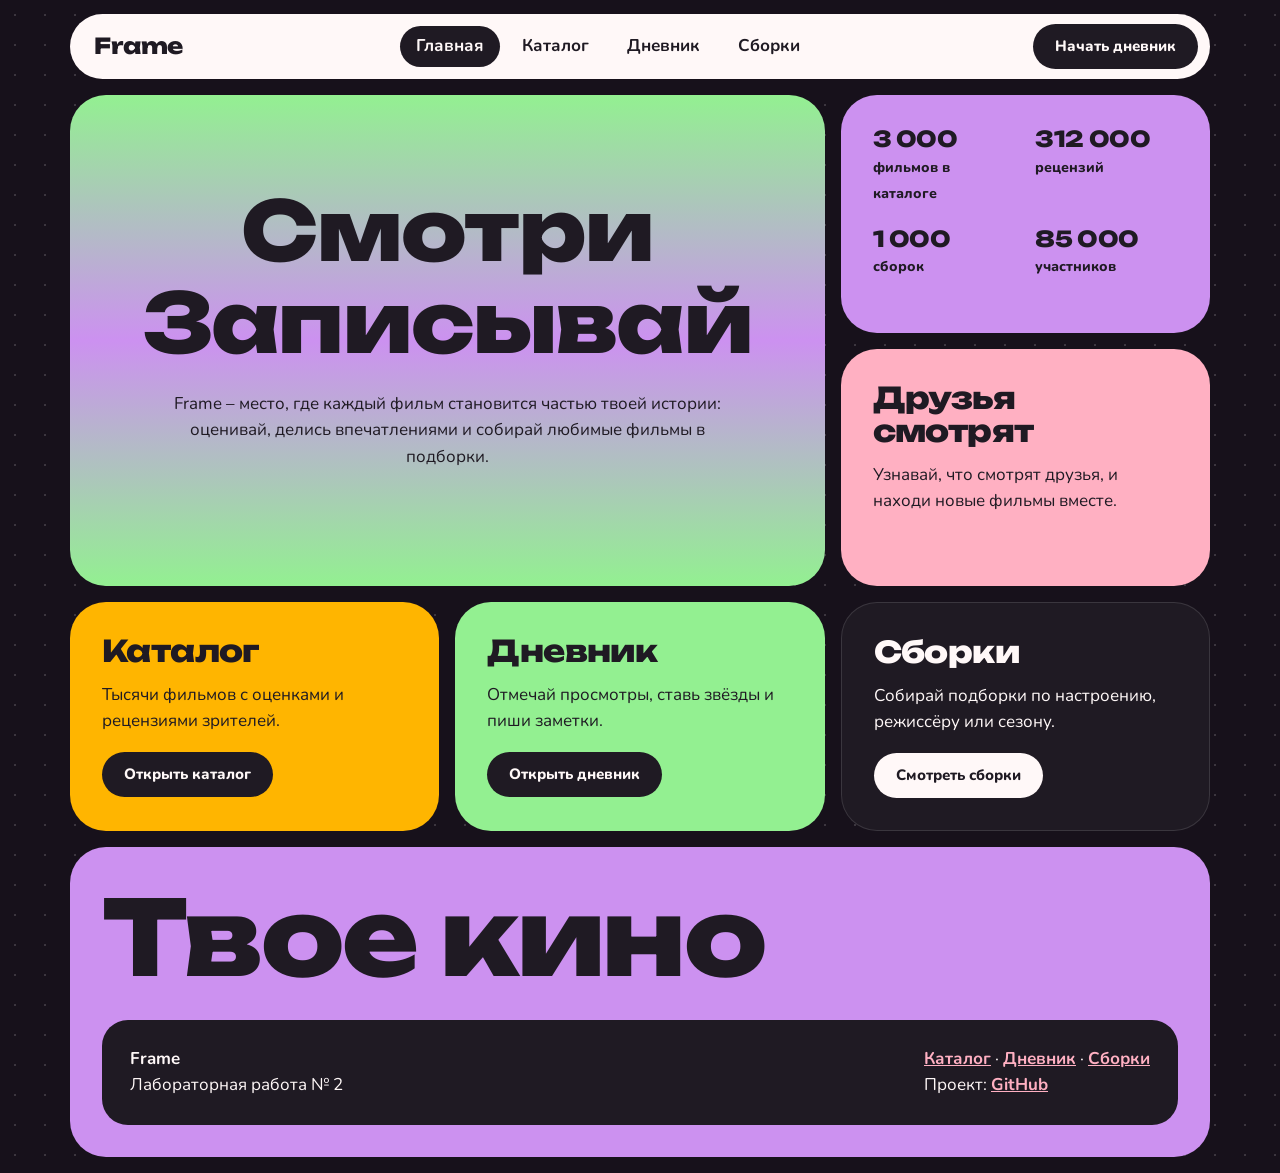
<file: lab2/html/index.html>
<!DOCTYPE html>
<html lang="ru">
<head>
  <meta charset="UTF-8">
  <title>Главная</title>
  <link rel="preconnect" href="https://fonts.googleapis.com">
  <link rel="preconnect" href="https://fonts.gstatic.com" crossorigin>
  <link href="https://fonts.googleapis.com/css2?family=Nunito:wght@400;700;800&family=Unbounded:wght@500;800&display=swap&subset=cyrillic" rel="stylesheet">
  <link rel="stylesheet" href="../css/style.css">
</head>
<body>
<header class="topbar">
  <a class="logo" href="index.html">Frame</a>
  <nav>
    <a href="index.html" class="active">Главная</a>
    <a href="catalog.html">Каталог</a>
    <a href="diary.html">Дневник</a>
    <a href="lists.html">Сборки</a>
  </nav>
  <a class="link-button dark" href="diary.html">Начать дневник</a>
</header>
<main>
  <section class="tile tile-gradient columns-8 rows-2 hero">
    <h1>Смотри<br>Записывай</h1>
    <p class="lead">Frame – место, где каждый фильм становится частью твоей истории: оценивай, делись впечатлениями и собирай любимые фильмы в подборки.</p>
  </section>
  <section class="tile tile-purple columns-4">
    <div class="numbers">
      <div><b>3 000</b><small>фильмов в каталоге</small></div>
      <div><b>312 000</b><small>рецензий</small></div>
      <div><b>1 000</b><small>сборок</small></div>
      <div><b>85 000</b><small>участников</small></div>
    </div>
  </section>
  <section class="tile tile-pink columns-4">
    <h2>Друзья смотрят</h2>
    <p>Узнавай, что смотрят друзья, и находи новые фильмы вместе.</p>
  </section>
  <section class="tile tile-yellow columns-4">
    <h2>Каталог</h2>
    <p>Тысячи фильмов с оценками и рецензиями зрителей.</p>
    <a class="link-button dark" href="catalog.html">Открыть каталог</a>
  </section>
  <section class="tile tile-green columns-4">
    <h2>Дневник</h2>
    <p>Отмечай просмотры, ставь звёзды и пиши заметки.</p>
    <a class="link-button dark" href="diary.html">Открыть дневник</a>
  </section>
  <section class="tile tile-dark columns-4">
    <h2>Сборки</h2>
    <p>Собирай подборки по настроению, режиссёру или сезону.</p>
    <a class="link-button light" href="lists.html">Смотреть сборки</a>
  </section>
</main>
<footer class="footer">
  <h2 class="footer-title">Твое кино</h2>
  <div class="footer-panel">
    <p>
      <b>Frame</b>
      <br>
      Лабораторная работа № 2
    </p>
    <p>
      <a href="catalog.html">Каталог</a>
      ·
      <a href="diary.html">Дневник</a>
      ·
      <a href="lists.html">Сборки</a>
      <br>
      Проект:
      <a href="https://github.com/StephanieMalakovich/web6402-malakovich_sv">GitHub</a>
    </p>
  </div>
</footer>
</body>
</html>
</file>
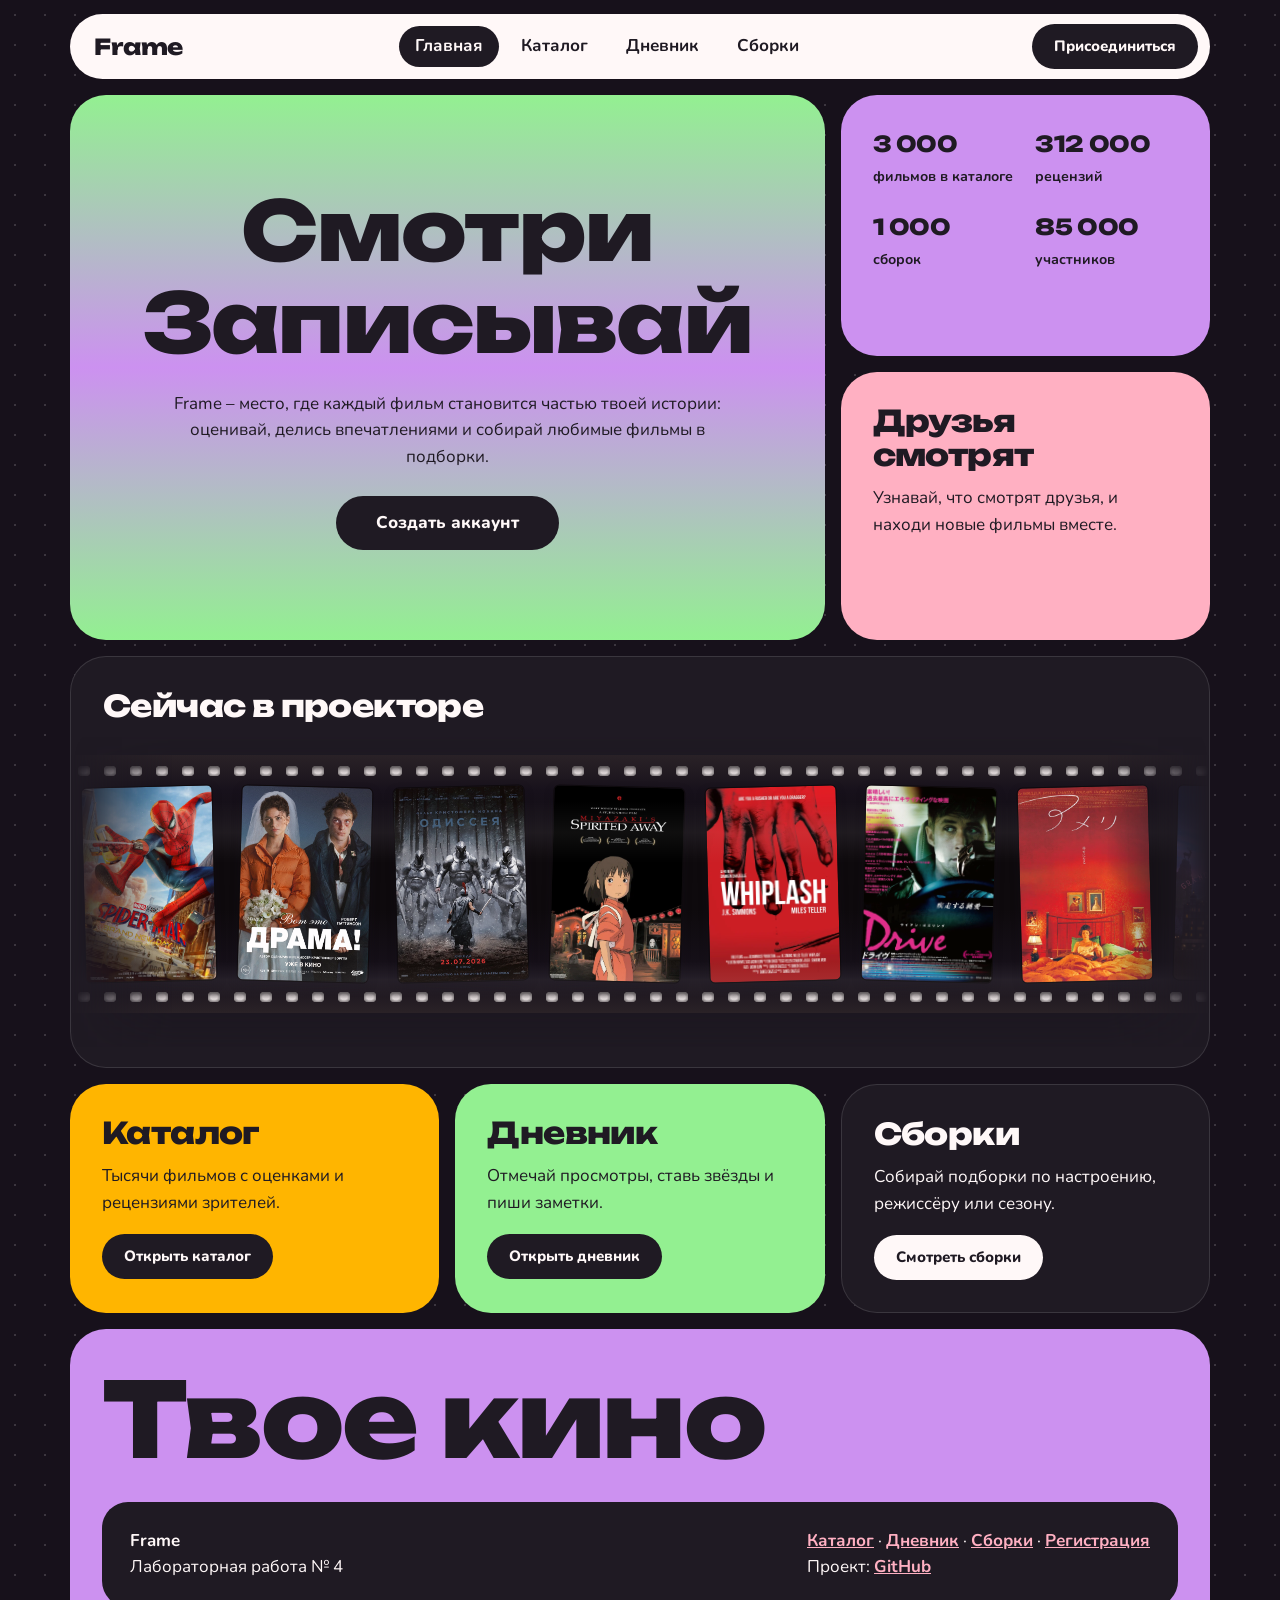
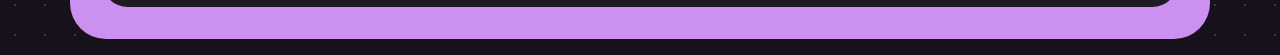
<file: lab4/html/index.html>
<!DOCTYPE html>
<html lang="ru">
<head>
  <meta charset="UTF-8">
  <title>Главная</title>
  <link rel="preconnect" href="https://fonts.googleapis.com">
  <link rel="preconnect" href="https://fonts.gstatic.com" crossorigin>
  <link href="https://fonts.googleapis.com/css2?family=Nunito:wght@400;700;800&family=Unbounded:wght@500;800&display=swap&subset=cyrillic" rel="stylesheet">
  <link rel="stylesheet" href="../css/style.css">
</head>
<body>
<header class="header">
  <a class="header__logo" href="index.html">Frame</a>
  <nav class="header__nav nav">
    <a class="nav__link nav__link--active" href="index.html" aria-current="page">Главная</a>
    <a class="nav__link" href="catalog.html">Каталог</a>
    <a class="nav__link" href="diary.html">Дневник</a>
    <a class="nav__link" href="lists.html">Сборки</a>
  </nav>
  <a class="header__button button button--dark button--accent" href="signup.html">Присоединиться</a>
</header>
<main class="grid">
  <section class="tile tile--gradient tile--hero grid__item grid__item--span-8 grid__item--rows-2">
    <h1 class="tile__title tile__title--page">Смотри<br>Записывай</h1>
    <p class="tile__lead">Frame – место, где каждый фильм становится частью твоей истории: оценивай, делись впечатлениями и собирай любимые фильмы в подборки.</p>
    <a class="button button--dark button--accent button--big" href="signup.html">Создать аккаунт</a>
  </section>
  <section class="tile tile--purple grid__item grid__item--span-4">
    <div class="stats">
      <div class="stats__item"><b class="stats__value">3 000</b><small class="stats__label">фильмов в каталоге</small></div>
      <div class="stats__item"><b class="stats__value">312 000</b><small class="stats__label">рецензий</small></div>
      <div class="stats__item"><b class="stats__value">1 000</b><small class="stats__label">сборок</small></div>
      <div class="stats__item"><b class="stats__value">85 000</b><small class="stats__label">участников</small></div>
    </div>
  </section>
  <section class="tile tile--pink grid__item grid__item--span-4">
    <h2 class="tile__title">Друзья смотрят</h2>
    <p class="tile__text">Узнавай, что смотрят друзья, и находи новые фильмы вместе.</p>
  </section>

  <section class="tile tile--dark filmstrip grid__item grid__item--span-12" aria-label="Сейчас смотрят">
    <div class="filmstrip__header">
      <h2 class="tile__title">Сейчас в проекторе</h2>
    </div>
    <div class="filmstrip__viewport">
      <ul class="filmstrip__track">
        <li class="filmstrip__frame"><img class="filmstrip__poster" src="../images/poster1.png" alt="Постер: Человек-паук"></li>
        <li class="filmstrip__frame"><img class="filmstrip__poster" src="../images/poster2.png" alt="Постер: Вот это драма!"></li>
        <li class="filmstrip__frame"><img class="filmstrip__poster" src="../images/poster3.png" alt="Постер: Одиссея"></li>
        <li class="filmstrip__frame"><img class="filmstrip__poster" src="../images/poster4.png" alt="Постер: Унесённые призраками"></li>
        <li class="filmstrip__frame"><img class="filmstrip__poster" src="../images/poster5.png" alt="Постер: Одержимость"></li>
        <li class="filmstrip__frame"><img class="filmstrip__poster" src="../images/poster6.png" alt="Постер: Драйв"></li>
        <li class="filmstrip__frame"><img class="filmstrip__poster" src="../images/poster7.png" alt="Постер: Амели"></li>
        <li class="filmstrip__frame"><img class="filmstrip__poster" src="../images/poster8.png" alt="Постер: Отель «Гранд Будапешт»"></li>
        <li class="filmstrip__frame" aria-hidden="true"><img class="filmstrip__poster" src="../images/poster1.png" alt=""></li>
        <li class="filmstrip__frame" aria-hidden="true"><img class="filmstrip__poster" src="../images/poster2.png" alt=""></li>
        <li class="filmstrip__frame" aria-hidden="true"><img class="filmstrip__poster" src="../images/poster3.png" alt=""></li>
        <li class="filmstrip__frame" aria-hidden="true"><img class="filmstrip__poster" src="../images/poster4.png" alt=""></li>
        <li class="filmstrip__frame" aria-hidden="true"><img class="filmstrip__poster" src="../images/poster5.png" alt=""></li>
        <li class="filmstrip__frame" aria-hidden="true"><img class="filmstrip__poster" src="../images/poster6.png" alt=""></li>
        <li class="filmstrip__frame" aria-hidden="true"><img class="filmstrip__poster" src="../images/poster7.png" alt=""></li>
        <li class="filmstrip__frame" aria-hidden="true"><img class="filmstrip__poster" src="../images/poster8.png" alt=""></li>
      </ul>
    </div>
  </section>

  <section class="tile tile--yellow grid__item grid__item--span-4">
    <h2 class="tile__title">Каталог</h2>
    <p class="tile__text">Тысячи фильмов с оценками и рецензиями зрителей.</p>
    <a class="button button--dark" href="catalog.html">Открыть каталог</a>
  </section>
  <section class="tile tile--green grid__item grid__item--span-4">
    <h2 class="tile__title">Дневник</h2>
    <p class="tile__text">Отмечай просмотры, ставь звёзды и пиши заметки.</p>
    <a class="button button--dark" href="diary.html">Открыть дневник</a>
  </section>
  <section class="tile tile--dark grid__item grid__item--span-4">
    <h2 class="tile__title">Сборки</h2>
    <p class="tile__text">Собирай подборки по настроению, режиссёру или сезону.</p>
    <a class="button button--light" href="lists.html">Смотреть сборки</a>
  </section>
</main>
<footer class="footer">
  <h2 class="footer__title">Твое кино</h2>
  <div class="footer__panel">
    <p class="footer__text">
      <b>Frame</b>
      <br>
      Лабораторная работа № 4
    </p>
    <p class="footer__text">
      <a class="footer__link" href="catalog.html">Каталог</a>
      ·
      <a class="footer__link" href="diary.html">Дневник</a>
      ·
      <a class="footer__link" href="lists.html">Сборки</a>
      ·
      <a class="footer__link" href="signup.html">Регистрация</a>
      <br>
      Проект:
      <a class="footer__link" href="https://github.com/StephanieMalakovich/web6402-malakovich_sv">GitHub</a>
    </p>
  </div>
</footer>
</body>
</html>
</file>
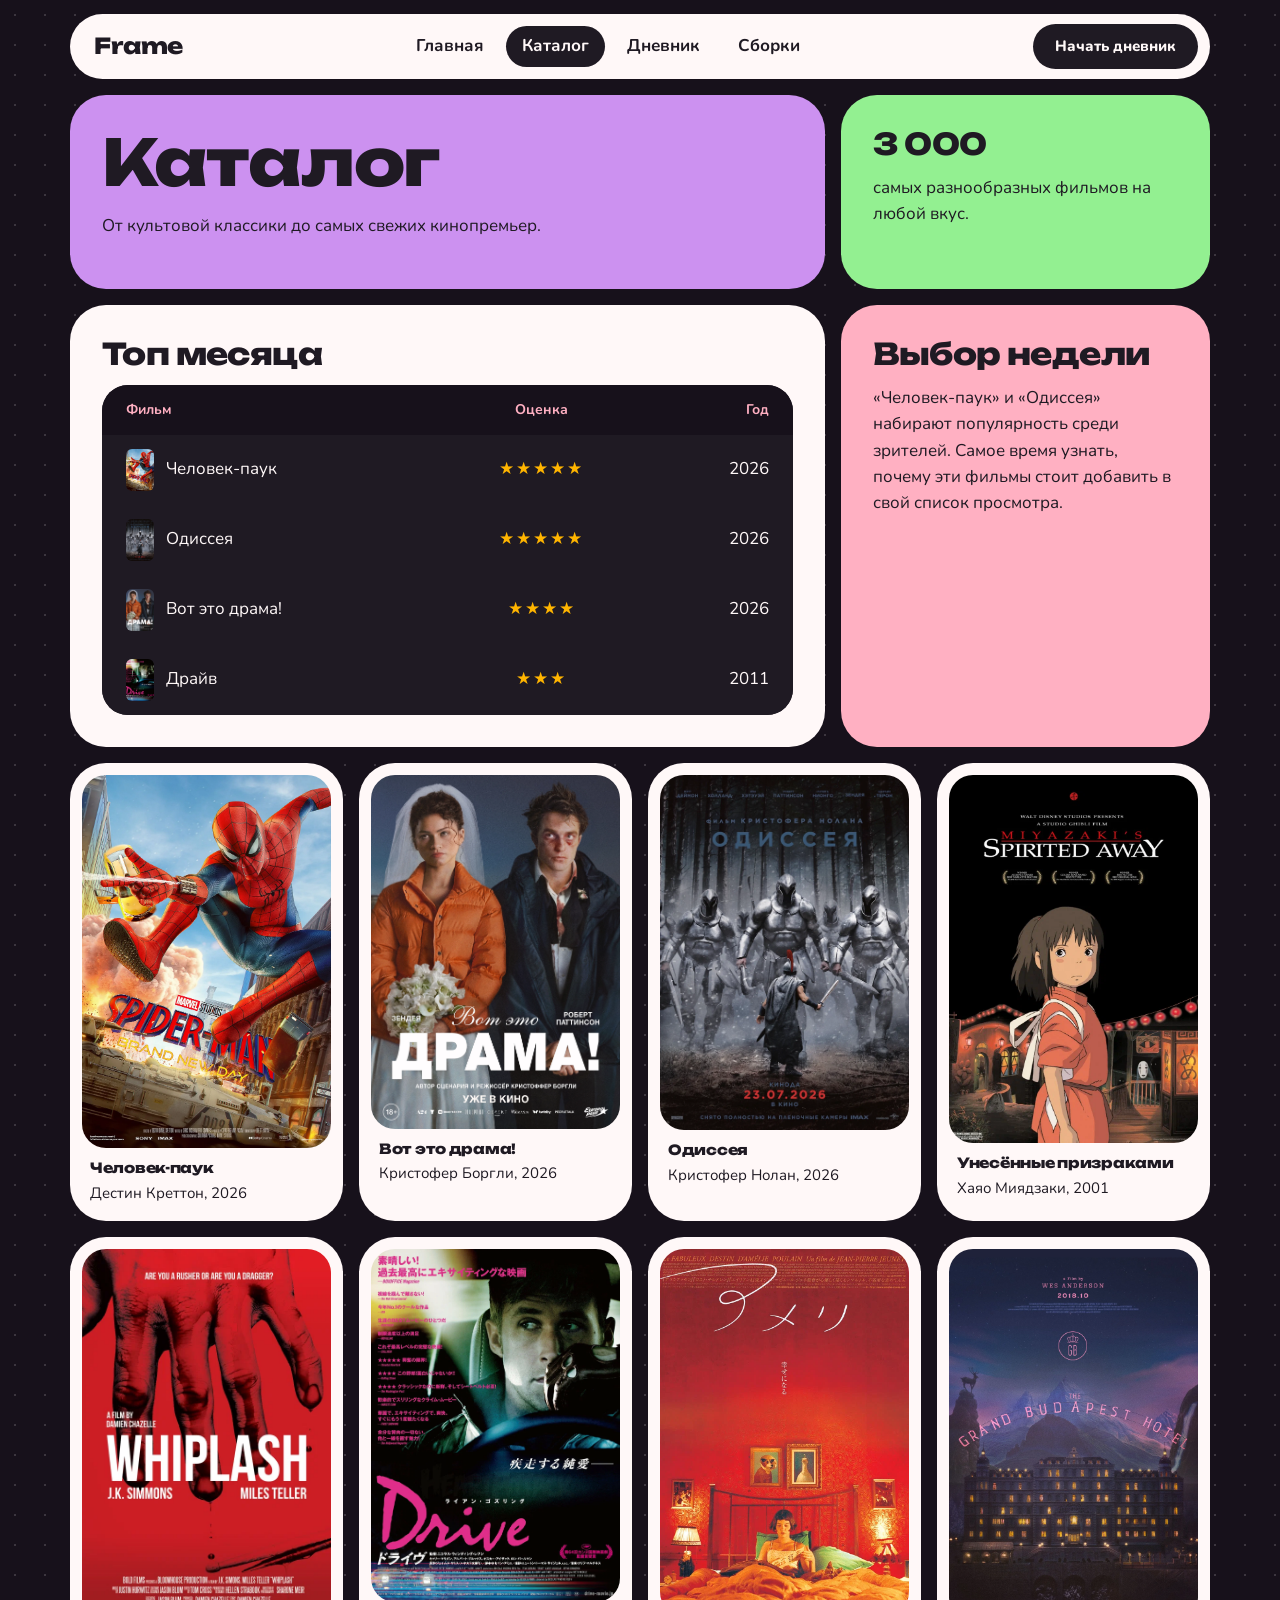
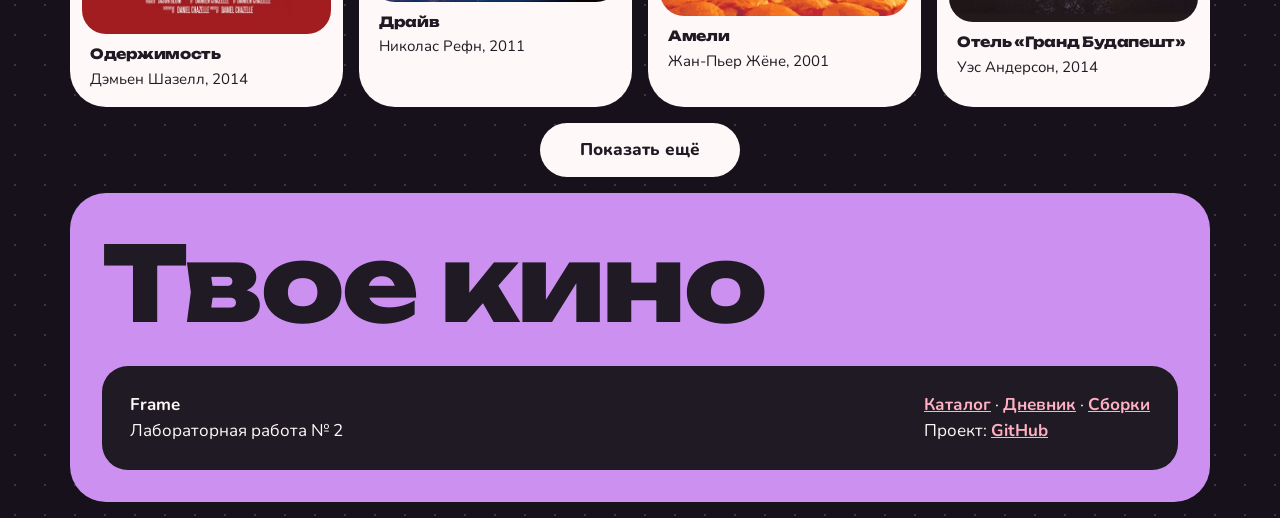
<file: lab2/html/catalog.html>
<!DOCTYPE html>
<html lang="ru">
<head>
  <meta charset="UTF-8">
  <title>Каталог</title>
  <link rel="preconnect" href="https://fonts.googleapis.com">
  <link rel="preconnect" href="https://fonts.gstatic.com" crossorigin>
  <link href="https://fonts.googleapis.com/css2?family=Nunito:wght@400;700;800&family=Unbounded:wght@500;800&display=swap&subset=cyrillic" rel="stylesheet">
  <link rel="stylesheet" href="../css/style.css">
</head>
<body>
<header class="topbar">
  <a class="logo" href="index.html">Frame</a>
  <nav>
    <a href="index.html">Главная</a>
    <a href="catalog.html" class="active">Каталог</a>
    <a href="diary.html">Дневник</a>
    <a href="lists.html">Сборки</a>
  </nav>
  <a class="link-button dark" href="diary.html">Начать дневник</a>
</header>
<main>
  <section class="tile tile-purple columns-8">
    <h1>Каталог</h1>
    <p class="lead">От культовой классики до самых свежих кинопремьер.</p>
  </section>
  <section class="tile tile-green columns-4">
    <h2>3 000</h2>
    <p> самых разнообразных фильмов на любой вкус.</p>
  </section>
  <section class="tile tile-light columns-8">
    <h2>Топ месяца</h2>
    <div class="table-wrapper">
      <table>
        <thead>
        <tr>
          <th class="align-left">Фильм</th>
          <th class="align-center">Оценка</th>
          <th class="align-right">Год</th>
        </tr>
        </thead>
        <tbody>
        <tr>
          <td class="align-left"><img class="mini-poster" src="../images/poster1.png" alt="Постер: Человек-паук">Человек-паук</td>
          <td class="align-center">★★★★★</td>
          <td class="align-right">2026</td>
        </tr>
        <tr>
          <td class="align-left"><img class="mini-poster" src="../images/poster3.png" alt="Постер: Одиссея">Одиссея</td>
          <td class="align-center">★★★★★</td>
          <td class="align-right">2026</td>
        </tr>
        <tr>
          <td class="align-left"><img class="mini-poster" src="../images/poster2.png" alt="Постер: Вот это драма!">Вот это драма!</td>
          <td class="align-center">★★★★</td>
          <td class="align-right">2026</td>
        </tr>
        <tr>
          <td class="align-left"><img class="mini-poster" src="../images/poster6.png" alt="Постер: Драйв">Драйв</td>
          <td class="align-center">★★★</td>
          <td class="align-right">2011</td>
        </tr>
        </tbody>
      </table>
    </div>
  </section>
  <section class="tile tile-pink columns-4">
    <h2>Выбор недели</h2>
    <p>«Человек-паук» и «Одиссея» набирают популярность среди зрителей. Самое время узнать, почему эти фильмы стоит добавить в свой список просмотра.</p>
  </section>
  <article class="tile tile-light film-card columns-3">
    <img src="../images/poster1.png" alt="Постер: Человек-паук">
    <h3>Человек-паук</h3>
    <p>Дестин Креттон, 2026</p>
  </article>
  <article class="tile tile-light film-card columns-3">
    <img src="../images/poster2.png" alt="Постер: Вот это драма!">
    <h3>Вот это драма!</h3>
    <p>Кристофер Боргли, 2026</p>
  </article>
  <article class="tile tile-light film-card columns-3">
    <img src="../images/poster3.png" alt="Постер: Одиссея">
    <h3>Одиссея</h3>
    <p>Кристофер Нолан, 2026</p>
  </article>
  <article class="tile tile-light film-card columns-3">
    <img src="../images/poster4.png" alt="Постер: Унесённые призраками">
    <h3>Унесённые призраками</h3>
    <p>Хаяо Миядзаки, 2001</p>
  </article>
  <article class="tile tile-light film-card columns-3">
    <img src="../images/poster5.png" alt="Постер: Одержимость">
    <h3>Одержимость</h3>
    <p>Дэмьен Шазелл, 2014</p>
  </article>
  <article class="tile tile-light film-card columns-3">
    <img src="../images/poster6.png" alt="Постер: Драйв">
    <h3>Драйв</h3>
    <p>Николас Рефн, 2011</p>
  </article>
  <article class="tile tile-light film-card columns-3">
    <img src="../images/poster7.png" alt="Постер: Амели">
    <h3>Амели</h3>
    <p>Жан-Пьер Жёне, 2001</p>
  </article>
  <article class="tile tile-light film-card columns-3">
    <img src="../images/poster8.png" alt="Постер: Отель «Гранд Будапешт»">
    <h3>Отель «Гранд Будапешт»</h3>
    <p>Уэс Андерсон, 2014</p>
  </article>
  <div class="load-more"><button type="button" class="pill-button">Показать ещё</button></div>
</main>
<footer class="footer">
  <h2 class="footer-title">Твое кино</h2>
  <div class="footer-panel">
    <p>
      <b>Frame</b>
      <br>
      Лабораторная работа № 2
    </p>
    <p>
      <a href="catalog.html">Каталог</a>
      ·
      <a href="diary.html">Дневник</a>
      ·
      <a href="lists.html">Сборки</a>
      <br>
      Проект:
      <a href="https://github.com/StephanieMalakovich/web6402-malakovich_sv">GitHub</a>
    </p>
  </div>
</footer>
</body>
</html>
</file>
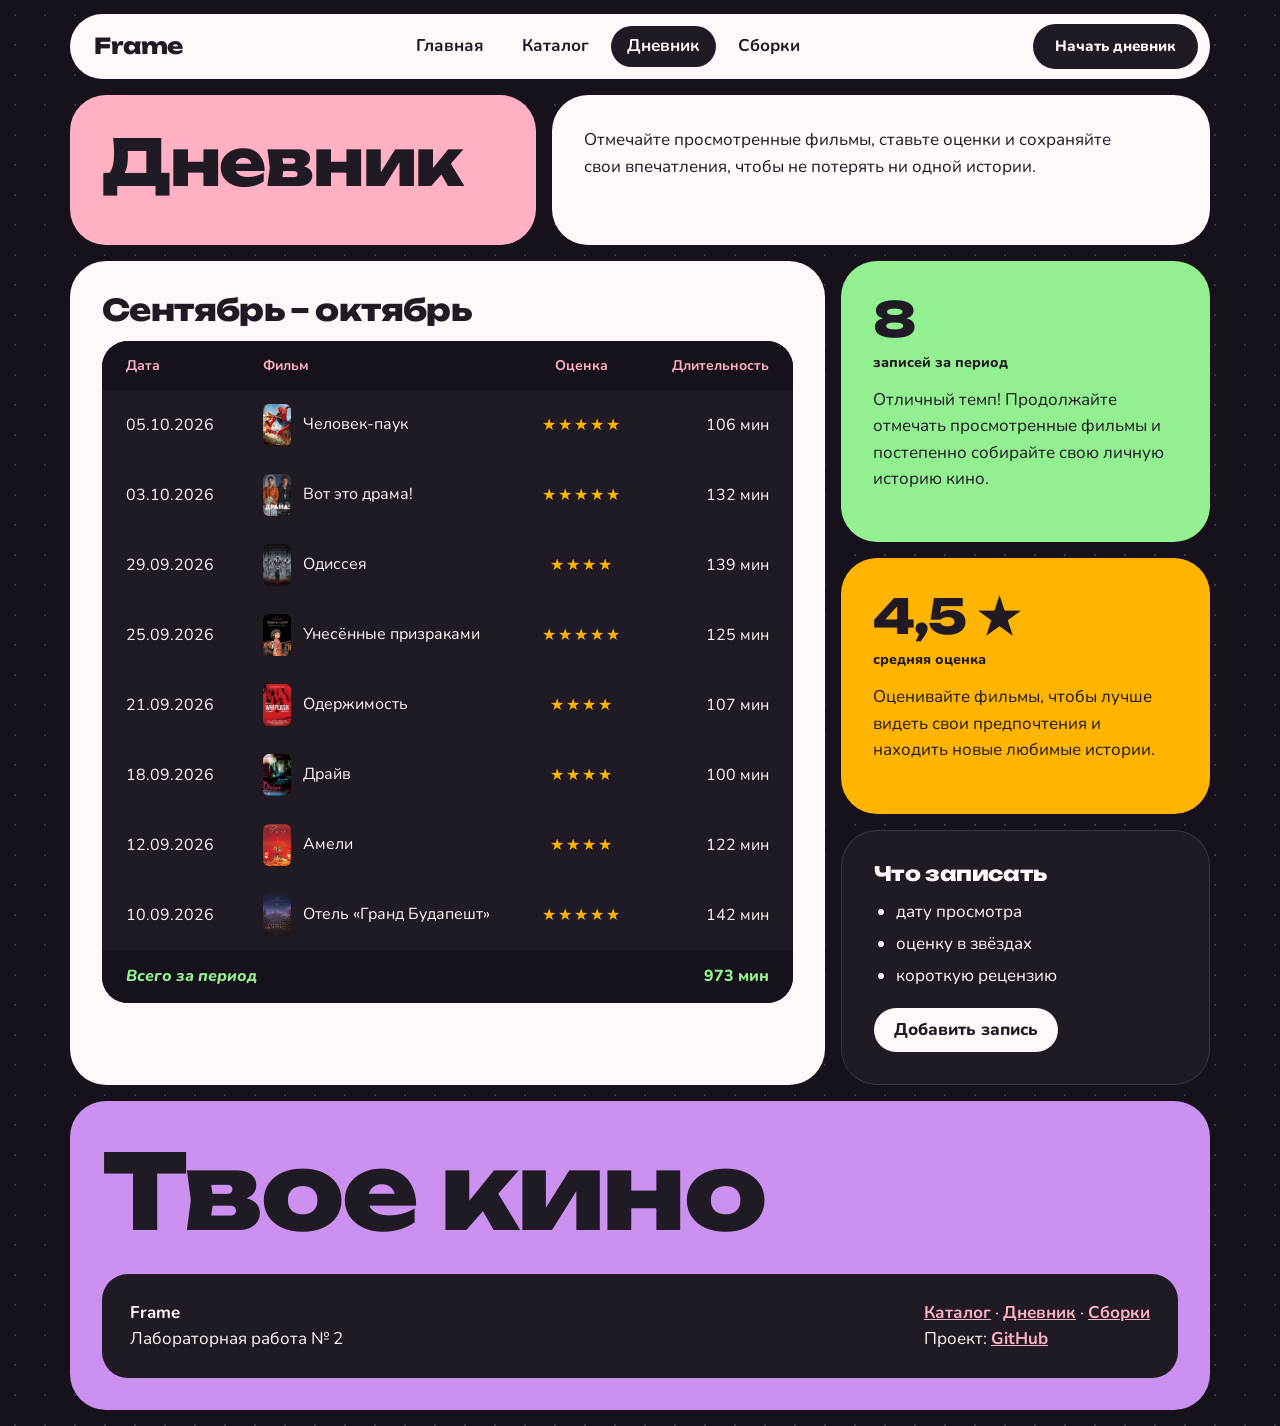
<file: lab2/html/diary.html>
<!DOCTYPE html>
<html lang="ru">
<head>
  <meta charset="UTF-8">
  <title>Дневник</title>
  <link rel="preconnect" href="https://fonts.googleapis.com">
  <link rel="preconnect" href="https://fonts.gstatic.com" crossorigin>
  <link href="https://fonts.googleapis.com/css2?family=Nunito:wght@400;700;800&family=Unbounded:wght@500;800&display=swap&subset=cyrillic" rel="stylesheet">
  <link rel="stylesheet" href="../css/style.css">
</head>
<body>
<header class="topbar">
  <a class="logo" href="index.html">Frame</a>
  <nav>
    <a href="index.html">Главная</a>
    <a href="catalog.html">Каталог</a>
    <a href="diary.html" class="active">Дневник</a>
    <a href="lists.html">Сборки</a>
  </nav>
  <a class="link-button dark" href="diary.html">Начать дневник</a>
</header>
<main>
  <section class="tile tile-pink columns-5">
    <h1>Дневник</h1>
  </section>
  <section class="tile tile-light columns-7">
    <p class="lead">Отмечайте просмотренные фильмы, ставьте оценки и сохраняйте свои впечатления, чтобы не потерять ни одной истории.</p>
  </section>
  <section class="tile tile-light columns-8 rows-3">
    <h2>Сентябрь – октябрь</h2>
    <div class="table-wrapper">
      <table id="diary">
        <thead>
        <tr>
          <th class="align-left">Дата</th>
          <th class="align-left">Фильм</th>
          <th class="align-center">Оценка</th>
          <th class="align-right">Длительность</th>
        </tr>
        </thead>
        <tbody>
        <tr>
          <td class="align-left">05.10.2026</td>
          <td class="align-left"><img class="mini-poster" src="../images/poster1.png" alt="Постер: Человек-паук">Человек-паук</td>
          <td class="align-center">★★★★★</td>
          <td class="align-right">106 мин</td>
        </tr>
        <tr>
          <td class="align-left">03.10.2026</td>
          <td class="align-left"><img class="mini-poster" src="../images/poster2.png" alt="Постер: Вот это драма!">Вот это драма!</td>
          <td class="align-center">★★★★★</td>
          <td class="align-right">132 мин</td>
        </tr>
        <tr>
          <td class="align-left">29.09.2026</td>
          <td class="align-left"><img class="mini-poster" src="../images/poster3.png" alt="Постер: Одиссея">Одиссея</td>
          <td class="align-center">★★★★</td>
          <td class="align-right">139 мин</td>
        </tr>
        <tr>
          <td class="align-left">25.09.2026</td>
          <td class="align-left"><img class="mini-poster" src="../images/poster4.png" alt="Постер: Унесённые призраками">Унесённые призраками</td>
          <td class="align-center">★★★★★</td>
          <td class="align-right">125 мин</td>
        </tr>
        <tr>
          <td class="align-left">21.09.2026</td>
          <td class="align-left"><img class="mini-poster" src="../images/poster5.png" alt="Постер: Одержимость">Одержимость</td>
          <td class="align-center">★★★★</td>
          <td class="align-right">107 мин</td>
        </tr>
        <tr>
          <td class="align-left">18.09.2026</td>
          <td class="align-left"><img class="mini-poster" src="../images/poster6.png" alt="Постер: Драйв">Драйв</td>
          <td class="align-center">★★★★</td>
          <td class="align-right">100 мин</td>
        </tr>
        <tr>
          <td class="align-left">12.09.2026</td>
          <td class="align-left"><img class="mini-poster" src="../images/poster7.png" alt="Постер: Амели">Амели</td>
          <td class="align-center">★★★★</td>
          <td class="align-right">122 мин</td>
        </tr>
        <tr>
          <td class="align-left">10.09.2026</td>
          <td class="align-left"><img class="mini-poster" src="../images/poster8.png" alt="Постер: Отель «Гранд Будапешт»">Отель «Гранд Будапешт»</td>
          <td class="align-center">★★★★★</td>
          <td class="align-right">142 мин</td>
        </tr>
        </tbody>
        <tfoot>
        <tr>
          <td class="align-left" colspan="3">Всего за период</td>
          <td class="align-right">973 мин</td>
        </tr>
        </tfoot>
      </table>
    </div>
  </section>
  <section class="tile tile-green columns-4">
    <div class="numbers single-column">
      <div><b>8</b><small>записей за период</small></div>
    </div>
    <p>Отличный темп! Продолжайте отмечать просмотренные фильмы и постепенно собирайте свою личную историю кино.</p>
  </section>
  <section class="tile tile-yellow columns-4">
    <div class="numbers single-column">
      <div><b>4,5 ★</b><small>средняя оценка</small></div>
    </div>
    <p>Оценивайте фильмы, чтобы лучше видеть свои предпочтения и находить новые любимые истории.</p>
  </section>
  <section class="tile tile-dark columns-4">
    <h3>Что записать</h3>
    <ul>
      <li>дату просмотра</li>
      <li>оценку в звёздах</li>
      <li>короткую рецензию</li>
    </ul>
    <button type="button" class="pill-button light">Добавить запись</button>
  </section>
</main>
<footer class="footer">
  <h2 class="footer-title">Твое кино</h2>
  <div class="footer-panel">
    <p>
      <b>Frame</b>
      <br>
      Лабораторная работа № 2
    </p>
    <p>
      <a href="catalog.html">Каталог</a>
      ·
      <a href="diary.html">Дневник</a>
      ·
      <a href="lists.html">Сборки</a>
      <br>
      Проект:
      <a href="https://github.com/StephanieMalakovich/web6402-malakovich_sv">GitHub</a>
    </p>
  </div>
</footer>
</body>
</html>
</file>
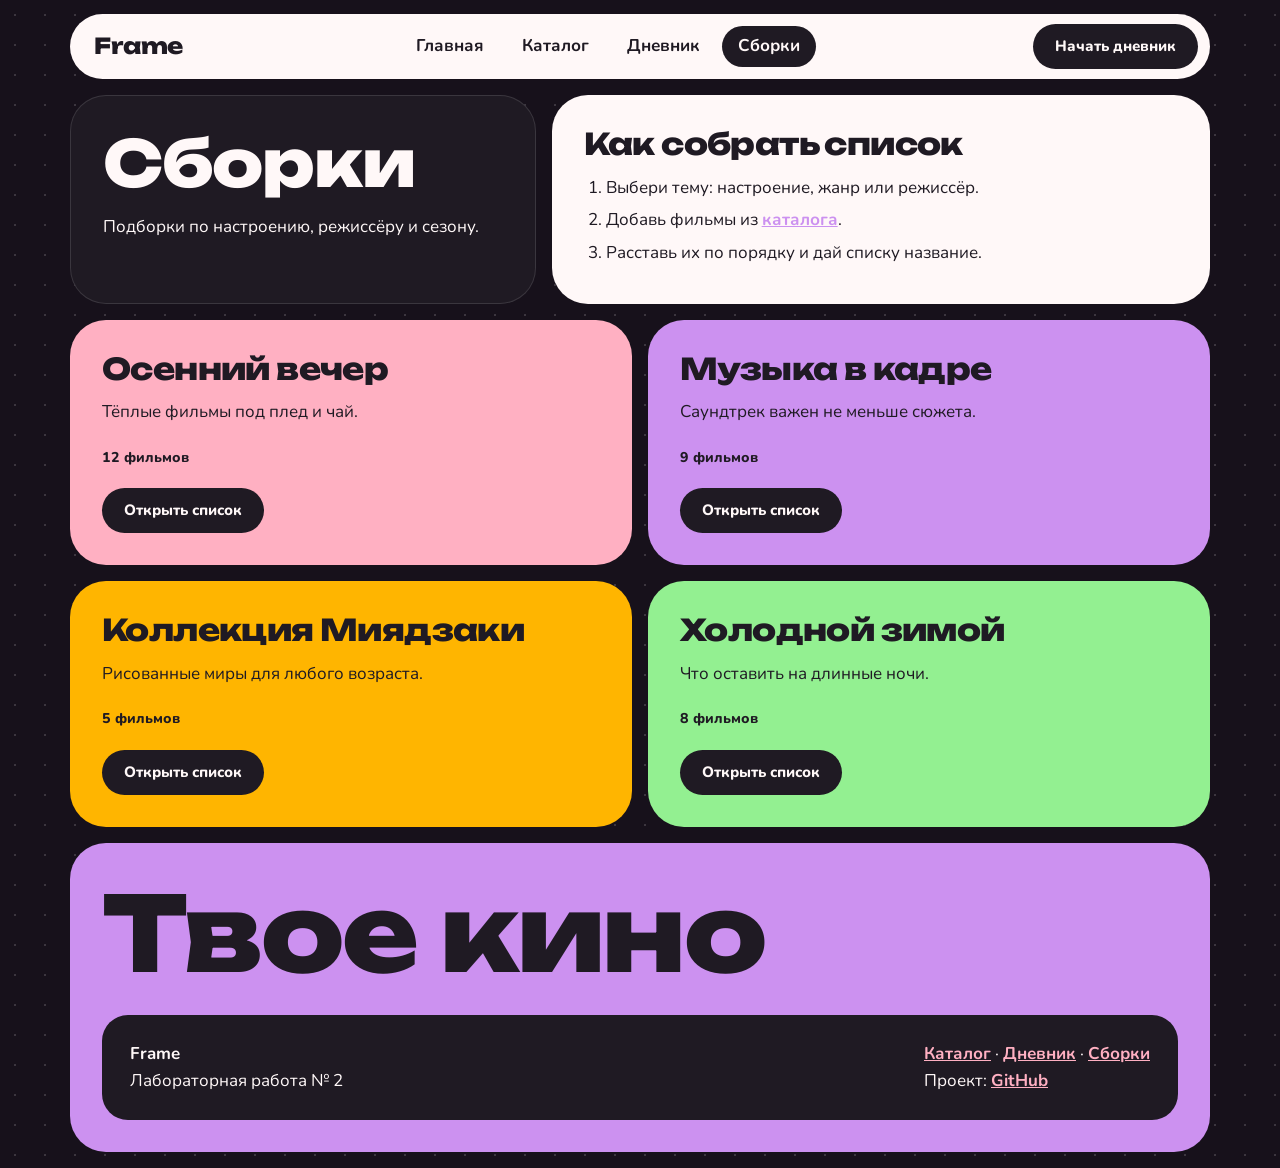
<file: lab2/html/lists.html>
<!DOCTYPE html>
<html lang="ru">
<head>
  <meta charset="UTF-8">
  <title>Сборки</title>
  <link rel="preconnect" href="https://fonts.googleapis.com">
  <link rel="preconnect" href="https://fonts.gstatic.com" crossorigin>
  <link href="https://fonts.googleapis.com/css2?family=Nunito:wght@400;700;800&family=Unbounded:wght@500;800&display=swap&subset=cyrillic" rel="stylesheet">
  <link rel="stylesheet" href="../css/style.css">
</head>
<body>
<header class="topbar">
  <a class="logo" href="index.html">Frame</a>
  <nav>
    <a href="index.html">Главная</a>
    <a href="catalog.html">Каталог</a>
    <a href="diary.html">Дневник</a>
    <a href="lists.html" class="active">Сборки</a>
  </nav>
  <a class="link-button dark" href="diary.html">Начать дневник</a>
</header>
<main>
  <section class="tile tile-dark columns-5">
    <h1>Сборки</h1>
    <p class="lead">Подборки по настроению, режиссёру и сезону.</p>
  </section>
  <section class="tile tile-light columns-7">
    <h2>Как собрать список</h2>
    <ol>
      <li>Выбери тему: настроение, жанр или режиссёр.</li>
      <li>Добавь фильмы из <a href="catalog.html">каталога</a>.</li>
      <li>Расставь их по порядку и дай списку название.</li>
    </ol>
  </section>
  <section class="tile tile-pink columns-6">
    <h2>Осенний вечер</h2>
    <p>Тёплые фильмы под плед и чай.</p>
    <p><small>12 фильмов</small></p>
    <a class="link-button dark" href="catalog.html">Открыть список</a>
  </section>
  <section class="tile tile-purple columns-6">
    <h2>Музыка в кадре</h2>
    <p>Саундтрек важен не меньше сюжета.</p>
    <p><small>9 фильмов</small></p>
    <a class="link-button dark" href="catalog.html">Открыть список</a>
  </section>
  <section class="tile tile-yellow columns-6">
    <h2>Коллекция Миядзаки</h2>
    <p>Рисованные миры для любого возраста.</p>
    <p><small>5 фильмов</small></p>
    <a class="link-button dark" href="catalog.html">Открыть список</a>
  </section>
  <section class="tile tile-green columns-6">
    <h2>Холодной зимой</h2>
    <p>Что оставить на длинные ночи.</p>
    <p><small>8 фильмов</small></p>
    <a class="link-button dark" href="catalog.html">Открыть список</a>
  </section>
</main>
<footer class="footer">
  <h2 class="footer-title">Твое кино</h2>
  <div class="footer-panel">
    <p>
      <b>Frame</b>
      <br>
      Лабораторная работа № 2
    </p>
    <p>
      <a href="catalog.html">Каталог</a>
      ·
      <a href="diary.html">Дневник</a>
      ·
      <a href="lists.html">Сборки</a>
      <br>
      Проект:
      <a href="https://github.com/StephanieMalakovich/web6402-malakovich_sv">GitHub</a>
    </p>
  </div>
</footer>
</body>
</html>
</file>
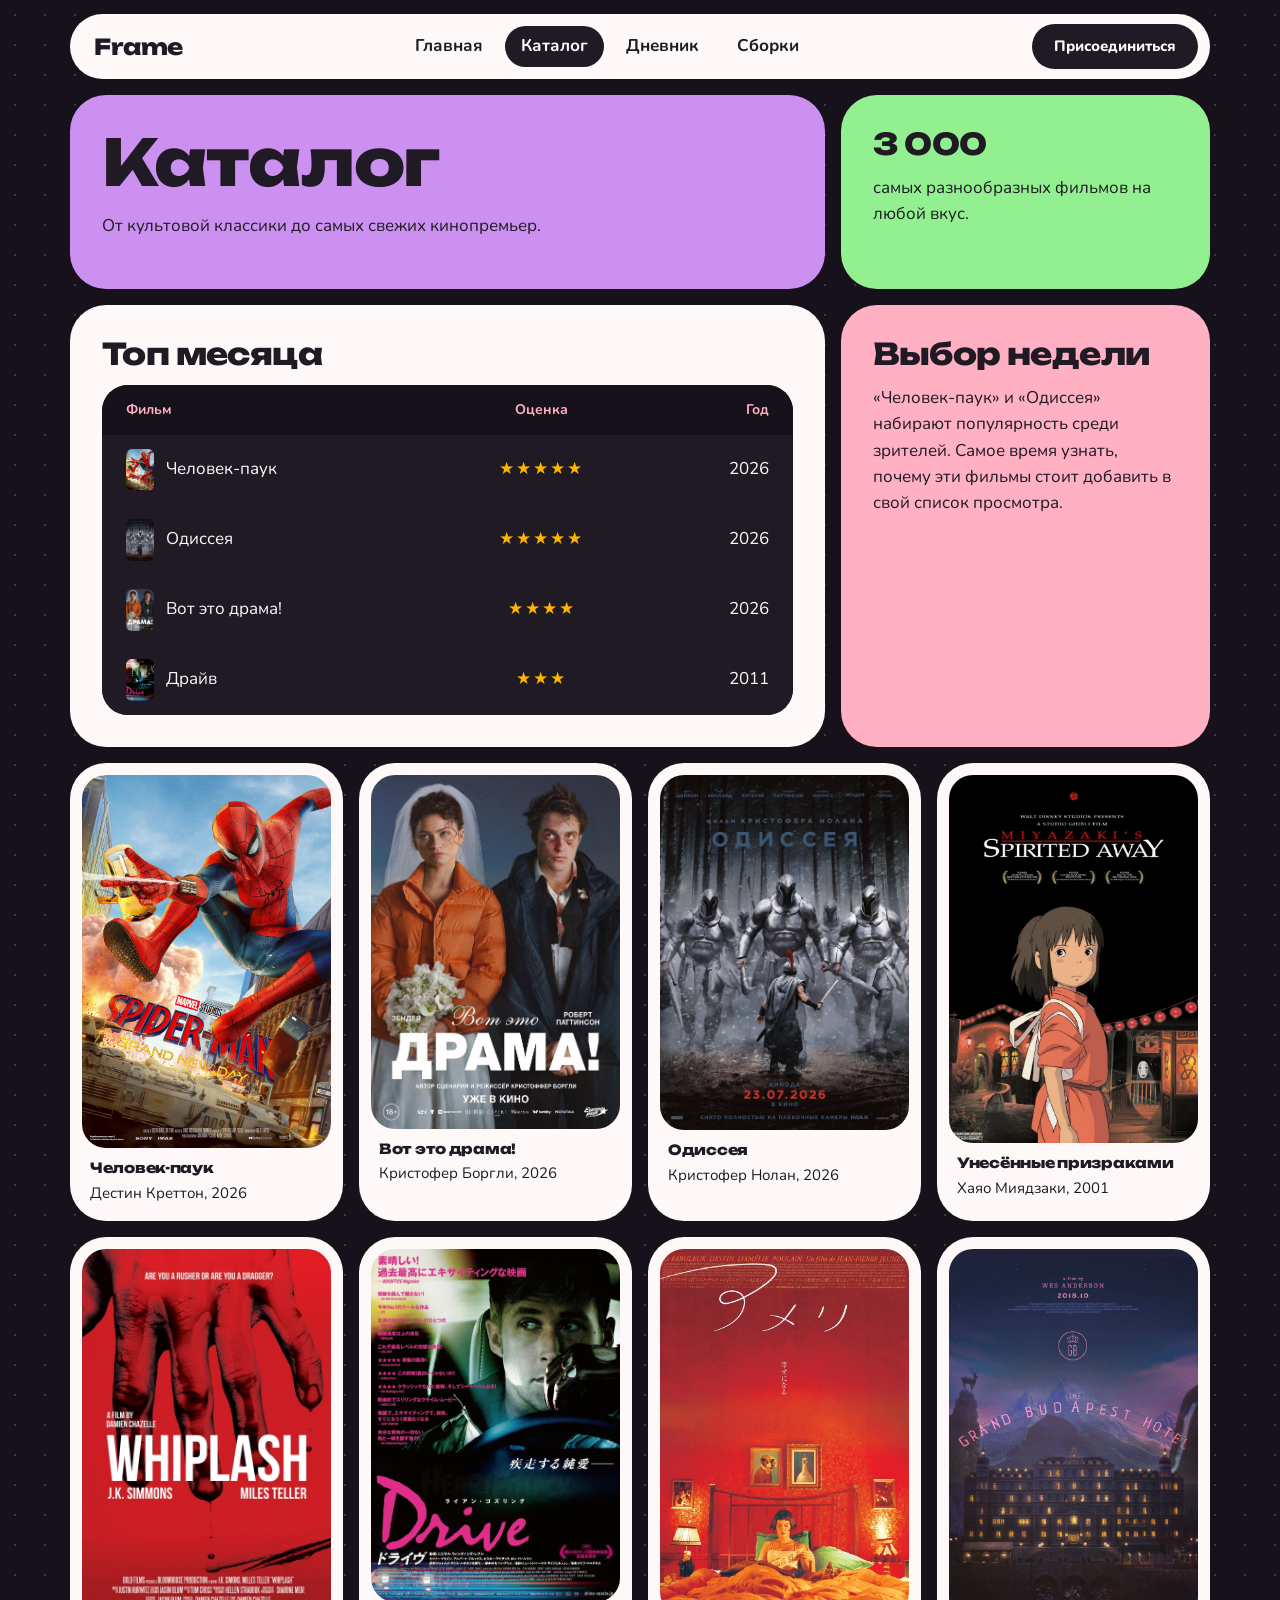
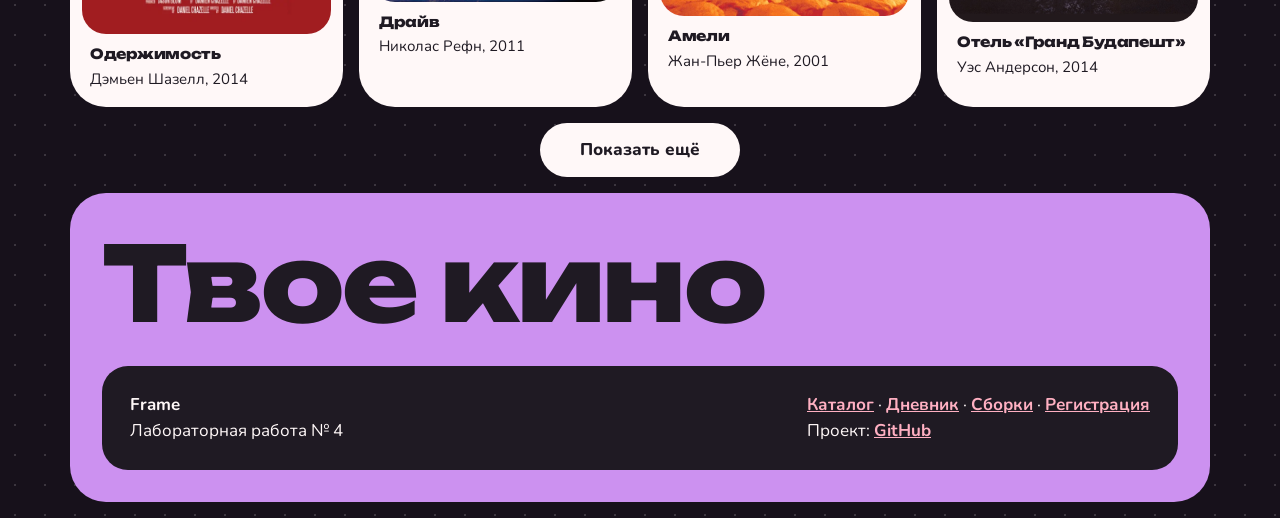
<file: lab4/html/catalog.html>
<!DOCTYPE html>
<html lang="ru">
<head>
  <meta charset="UTF-8">
  <title>Каталог</title>
  <link rel="preconnect" href="https://fonts.googleapis.com">
  <link rel="preconnect" href="https://fonts.gstatic.com" crossorigin>
  <link href="https://fonts.googleapis.com/css2?family=Nunito:wght@400;700;800&family=Unbounded:wght@500;800&display=swap&subset=cyrillic" rel="stylesheet">
  <link rel="stylesheet" href="../css/style.css">
</head>
<body>
<header class="header">
  <a class="header__logo" href="index.html">Frame</a>
  <nav class="header__nav nav">
    <a class="nav__link" href="index.html">Главная</a>
    <a class="nav__link nav__link--active" href="catalog.html" aria-current="page">Каталог</a>
    <a class="nav__link" href="diary.html">Дневник</a>
    <a class="nav__link" href="lists.html">Сборки</a>
  </nav>
  <a class="header__button button button--dark button--accent" href="signup.html">Присоединиться</a>
</header>
<main class="grid">
  <section class="tile tile--purple grid__item grid__item--span-8">
    <h1 class="tile__title tile__title--page">Каталог</h1>
    <p class="tile__lead">От культовой классики до самых свежих кинопремьер.</p>
  </section>
  <section class="tile tile--green grid__item grid__item--span-4">
    <h2 class="tile__title">3 000</h2>
    <p class="tile__text">самых разнообразных фильмов на любой вкус.</p>
  </section>
  <section class="tile tile--light grid__item grid__item--span-8">
    <h2 class="tile__title">Топ месяца</h2>
    <div class="data-table">
      <table class="data-table__table">
        <thead>
        <tr>
          <th class="data-table__th data-table__th--left">Фильм</th>
          <th class="data-table__th data-table__th--center">Оценка</th>
          <th class="data-table__th data-table__th--right">Год</th>
        </tr>
        </thead>
        <tbody>
        <tr class="data-table__row">
          <td class="data-table__td data-table__td--left"><img class="data-table__poster" src="../images/poster1.png" alt="Постер: Человек-паук">Человек-паук</td>
          <td class="data-table__td data-table__td--center data-table__td--rating">★★★★★</td>
          <td class="data-table__td data-table__td--right">2026</td>
        </tr>
        <tr class="data-table__row">
          <td class="data-table__td data-table__td--left"><img class="data-table__poster" src="../images/poster3.png" alt="Постер: Одиссея">Одиссея</td>
          <td class="data-table__td data-table__td--center data-table__td--rating">★★★★★</td>
          <td class="data-table__td data-table__td--right">2026</td>
        </tr>
        <tr class="data-table__row">
          <td class="data-table__td data-table__td--left"><img class="data-table__poster" src="../images/poster2.png" alt="Постер: Вот это драма!">Вот это драма!</td>
          <td class="data-table__td data-table__td--center data-table__td--rating">★★★★</td>
          <td class="data-table__td data-table__td--right">2026</td>
        </tr>
        <tr class="data-table__row">
          <td class="data-table__td data-table__td--left"><img class="data-table__poster" src="../images/poster6.png" alt="Постер: Драйв">Драйв</td>
          <td class="data-table__td data-table__td--center data-table__td--rating">★★★</td>
          <td class="data-table__td data-table__td--right">2011</td>
        </tr>
        </tbody>
      </table>
    </div>
  </section>
  <section class="tile tile--pink grid__item grid__item--span-4">
    <h2 class="tile__title">Выбор недели</h2>
    <p class="tile__text">«Человек-паук» и «Одиссея» набирают популярность среди зрителей. Самое время узнать, почему эти фильмы стоит добавить в свой список просмотра.</p>
  </section>
  <article class="tile tile--light film-card grid__item grid__item--span-3">
    <img class="film-card__poster" src="../images/poster1.png" alt="Постер: Человек-паук">
    <h3 class="film-card__title">Человек-паук</h3>
    <p class="film-card__meta">Дестин Креттон, 2026</p>
  </article>
  <article class="tile tile--light film-card grid__item grid__item--span-3">
    <img class="film-card__poster" src="../images/poster2.png" alt="Постер: Вот это драма!">
    <h3 class="film-card__title">Вот это драма!</h3>
    <p class="film-card__meta">Кристофер Боргли, 2026</p>
  </article>
  <article class="tile tile--light film-card grid__item grid__item--span-3">
    <img class="film-card__poster" src="../images/poster3.png" alt="Постер: Одиссея">
    <h3 class="film-card__title">Одиссея</h3>
    <p class="film-card__meta">Кристофер Нолан, 2026</p>
  </article>
  <article class="tile tile--light film-card grid__item grid__item--span-3">
    <img class="film-card__poster" src="../images/poster4.png" alt="Постер: Унесённые призраками">
    <h3 class="film-card__title">Унесённые призраками</h3>
    <p class="film-card__meta">Хаяо Миядзаки, 2001</p>
  </article>
  <article class="tile tile--light film-card grid__item grid__item--span-3">
    <img class="film-card__poster" src="../images/poster5.png" alt="Постер: Одержимость">
    <h3 class="film-card__title">Одержимость</h3>
    <p class="film-card__meta">Дэмьен Шазелл, 2014</p>
  </article>
  <article class="tile tile--light film-card grid__item grid__item--span-3">
    <img class="film-card__poster" src="../images/poster6.png" alt="Постер: Драйв">
    <h3 class="film-card__title">Драйв</h3>
    <p class="film-card__meta">Николас Рефн, 2011</p>
  </article>
  <article class="tile tile--light film-card grid__item grid__item--span-3">
    <img class="film-card__poster" src="../images/poster7.png" alt="Постер: Амели">
    <h3 class="film-card__title">Амели</h3>
    <p class="film-card__meta">Жан-Пьер Жёне, 2001</p>
  </article>
  <article class="tile tile--light film-card grid__item grid__item--span-3">
    <img class="film-card__poster" src="../images/poster8.png" alt="Постер: Отель «Гранд Будапешт»">
    <h3 class="film-card__title">Отель «Гранд Будапешт»</h3>
    <p class="film-card__meta">Уэс Андерсон, 2014</p>
  </article>
  <div class="grid__item grid__item--span-12 grid__item--center">
    <button type="button" class="button button--light button--big">Показать ещё</button>
  </div>
</main>
<footer class="footer">
  <h2 class="footer__title">Твое кино</h2>
  <div class="footer__panel">
    <p class="footer__text">
      <b>Frame</b>
      <br>
      Лабораторная работа № 4
    </p>
    <p class="footer__text">
      <a class="footer__link" href="catalog.html">Каталог</a>
      ·
      <a class="footer__link" href="diary.html">Дневник</a>
      ·
      <a class="footer__link" href="lists.html">Сборки</a>
      ·
      <a class="footer__link" href="signup.html">Регистрация</a>
      <br>
      Проект:
      <a class="footer__link" href="https://github.com/StephanieMalakovich/web6402-malakovich_sv">GitHub</a>
    </p>
  </div>
</footer>
</body>
</html>
</file>
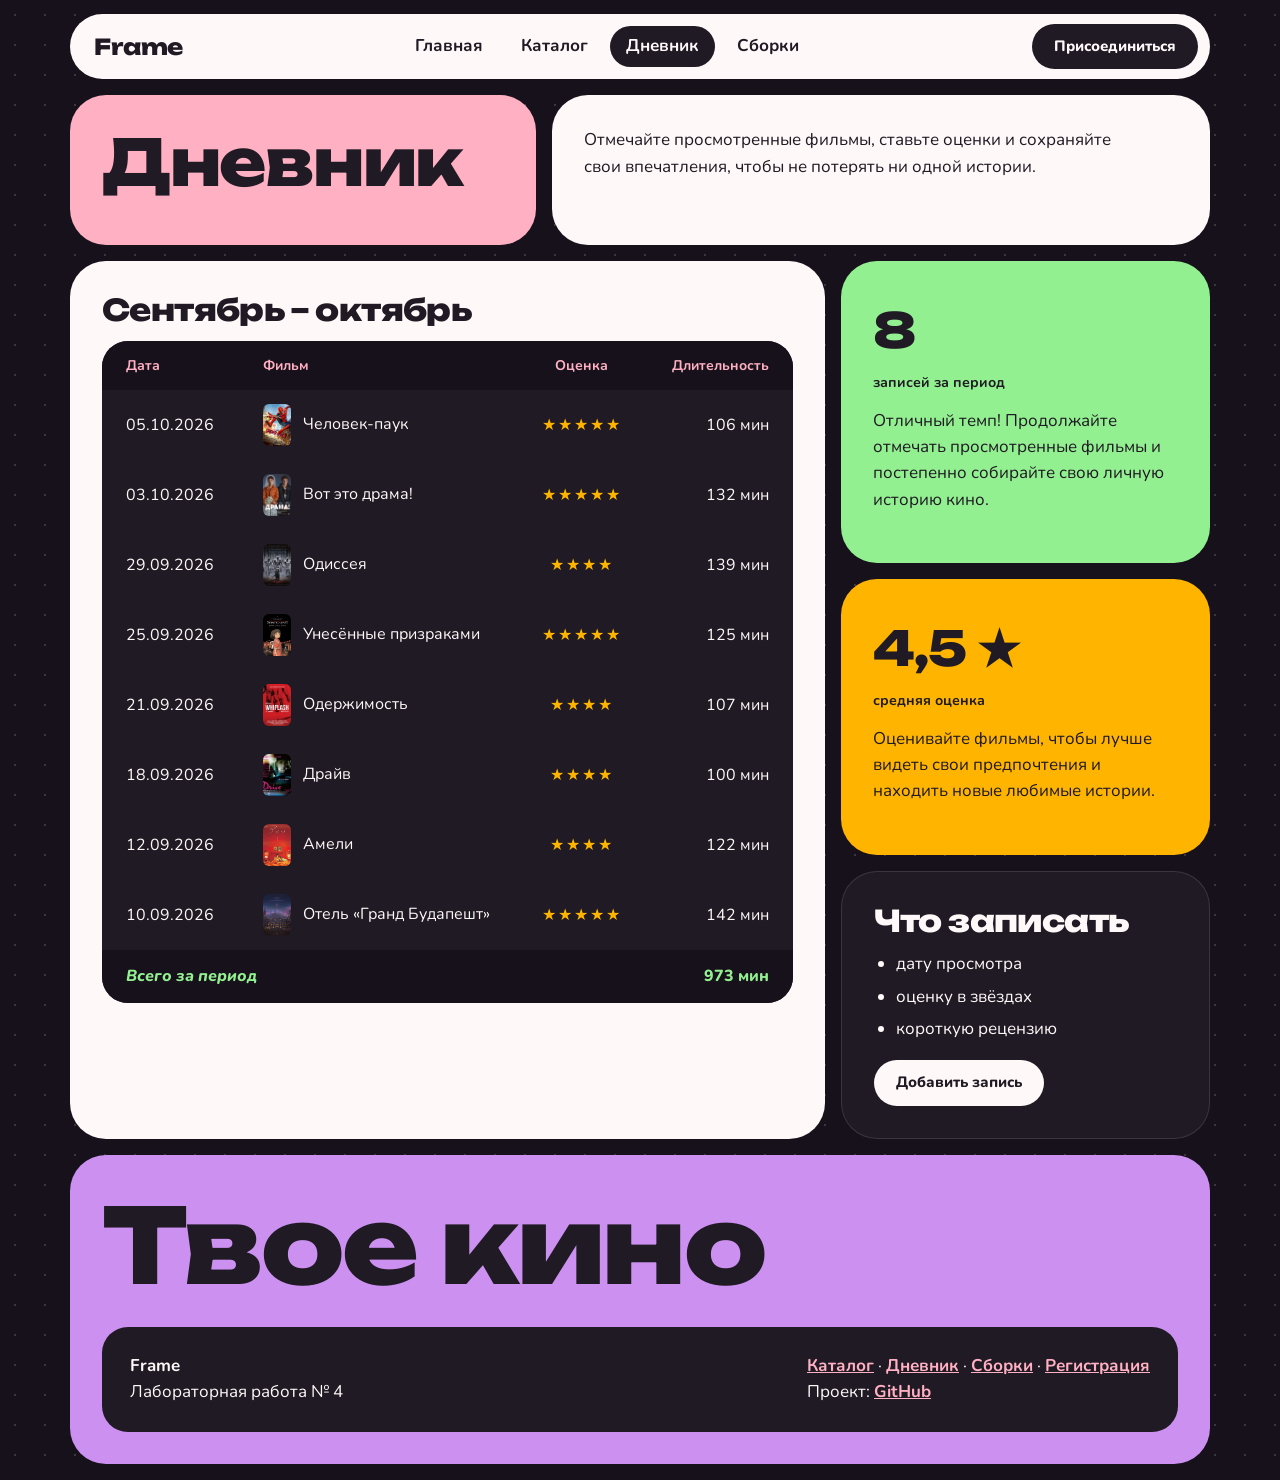
<file: lab4/html/diary.html>
<!DOCTYPE html>
<html lang="ru">
<head>
  <meta charset="UTF-8">
  <title>Дневник</title>
  <link rel="preconnect" href="https://fonts.googleapis.com">
  <link rel="preconnect" href="https://fonts.gstatic.com" crossorigin>
  <link href="https://fonts.googleapis.com/css2?family=Nunito:wght@400;700;800&family=Unbounded:wght@500;800&display=swap&subset=cyrillic" rel="stylesheet">
  <link rel="stylesheet" href="../css/style.css">
</head>
<body>
<header class="header">
  <a class="header__logo" href="index.html">Frame</a>
  <nav class="header__nav nav">
    <a class="nav__link" href="index.html">Главная</a>
    <a class="nav__link" href="catalog.html">Каталог</a>
    <a class="nav__link nav__link--active" href="diary.html" aria-current="page">Дневник</a>
    <a class="nav__link" href="lists.html">Сборки</a>
  </nav>
  <a class="header__button button button--dark button--accent" href="signup.html">Присоединиться</a>
</header>
<main class="grid">
  <section class="tile tile--pink grid__item grid__item--span-5">
    <h1 class="tile__title tile__title--page">Дневник</h1>
  </section>
  <section class="tile tile--light grid__item grid__item--span-7">
    <p class="tile__lead">Отмечайте просмотренные фильмы, ставьте оценки и сохраняйте свои впечатления, чтобы не потерять ни одной истории.</p>
  </section>
  <section class="tile tile--light grid__item grid__item--span-8 grid__item--rows-3">
    <h2 class="tile__title">Сентябрь – октябрь</h2>
    <div class="data-table data-table--compact">
      <table class="data-table__table">
        <thead>
        <tr>
          <th class="data-table__th data-table__th--left">Дата</th>
          <th class="data-table__th data-table__th--left">Фильм</th>
          <th class="data-table__th data-table__th--center">Оценка</th>
          <th class="data-table__th data-table__th--right">Длительность</th>
        </tr>
        </thead>
        <tbody>
        <tr class="data-table__row">
          <td class="data-table__td data-table__td--left">05.10.2026</td>
          <td class="data-table__td data-table__td--left"><img class="data-table__poster" src="../images/poster1.png" alt="Постер: Человек-паук">Человек-паук</td>
          <td class="data-table__td data-table__td--center data-table__td--rating">★★★★★</td>
          <td class="data-table__td data-table__td--right">106 мин</td>
        </tr>
        <tr class="data-table__row">
          <td class="data-table__td data-table__td--left">03.10.2026</td>
          <td class="data-table__td data-table__td--left"><img class="data-table__poster" src="../images/poster2.png" alt="Постер: Вот это драма!">Вот это драма!</td>
          <td class="data-table__td data-table__td--center data-table__td--rating">★★★★★</td>
          <td class="data-table__td data-table__td--right">132 мин</td>
        </tr>
        <tr class="data-table__row">
          <td class="data-table__td data-table__td--left">29.09.2026</td>
          <td class="data-table__td data-table__td--left"><img class="data-table__poster" src="../images/poster3.png" alt="Постер: Одиссея">Одиссея</td>
          <td class="data-table__td data-table__td--center data-table__td--rating">★★★★</td>
          <td class="data-table__td data-table__td--right">139 мин</td>
        </tr>
        <tr class="data-table__row">
          <td class="data-table__td data-table__td--left">25.09.2026</td>
          <td class="data-table__td data-table__td--left"><img class="data-table__poster" src="../images/poster4.png" alt="Постер: Унесённые призраками">Унесённые призраками</td>
          <td class="data-table__td data-table__td--center data-table__td--rating">★★★★★</td>
          <td class="data-table__td data-table__td--right">125 мин</td>
        </tr>
        <tr class="data-table__row">
          <td class="data-table__td data-table__td--left">21.09.2026</td>
          <td class="data-table__td data-table__td--left"><img class="data-table__poster" src="../images/poster5.png" alt="Постер: Одержимость">Одержимость</td>
          <td class="data-table__td data-table__td--center data-table__td--rating">★★★★</td>
          <td class="data-table__td data-table__td--right">107 мин</td>
        </tr>
        <tr class="data-table__row">
          <td class="data-table__td data-table__td--left">18.09.2026</td>
          <td class="data-table__td data-table__td--left"><img class="data-table__poster" src="../images/poster6.png" alt="Постер: Драйв">Драйв</td>
          <td class="data-table__td data-table__td--center data-table__td--rating">★★★★</td>
          <td class="data-table__td data-table__td--right">100 мин</td>
        </tr>
        <tr class="data-table__row">
          <td class="data-table__td data-table__td--left">12.09.2026</td>
          <td class="data-table__td data-table__td--left"><img class="data-table__poster" src="../images/poster7.png" alt="Постер: Амели">Амели</td>
          <td class="data-table__td data-table__td--center data-table__td--rating">★★★★</td>
          <td class="data-table__td data-table__td--right">122 мин</td>
        </tr>
        <tr class="data-table__row">
          <td class="data-table__td data-table__td--left">10.09.2026</td>
          <td class="data-table__td data-table__td--left"><img class="data-table__poster" src="../images/poster8.png" alt="Постер: Отель «Гранд Будапешт»">Отель «Гранд Будапешт»</td>
          <td class="data-table__td data-table__td--center data-table__td--rating">★★★★★</td>
          <td class="data-table__td data-table__td--right">142 мин</td>
        </tr>
        </tbody>
        <tfoot>
        <tr>
          <td class="data-table__td data-table__td--total data-table__td--caption" colspan="3">Всего за период</td>
          <td class="data-table__td data-table__td--total data-table__td--right">973 мин</td>
        </tr>
        </tfoot>
      </table>
    </div>
  </section>
  <section class="tile tile--green grid__item grid__item--span-4">
    <div class="stats stats--single">
      <div class="stats__item"><b class="stats__value">8</b><small class="stats__label">записей за период</small></div>
    </div>
    <p class="tile__text">Отличный темп! Продолжайте отмечать просмотренные фильмы и постепенно собирайте свою личную историю кино.</p>
  </section>
  <section class="tile tile--yellow grid__item grid__item--span-4">
    <div class="stats stats--single">
      <div class="stats__item"><b class="stats__value">4,5 ★</b><small class="stats__label">средняя оценка</small></div>
    </div>
    <p class="tile__text">Оценивайте фильмы, чтобы лучше видеть свои предпочтения и находить новые любимые истории.</p>
  </section>
  <section class="tile tile--dark grid__item grid__item--span-4">
    <h3 class="tile__title">Что записать</h3>
    <ul class="tile__list">
      <li class="tile__list-item">дату просмотра</li>
      <li class="tile__list-item">оценку в звёздах</li>
      <li class="tile__list-item">короткую рецензию</li>
    </ul>
    <button type="button" class="button button--light">Добавить запись</button>
  </section>
</main>
<footer class="footer">
  <h2 class="footer__title">Твое кино</h2>
  <div class="footer__panel">
    <p class="footer__text">
      <b>Frame</b>
      <br>
      Лабораторная работа № 4
    </p>
    <p class="footer__text">
      <a class="footer__link" href="catalog.html">Каталог</a>
      ·
      <a class="footer__link" href="diary.html">Дневник</a>
      ·
      <a class="footer__link" href="lists.html">Сборки</a>
      ·
      <a class="footer__link" href="signup.html">Регистрация</a>
      <br>
      Проект:
      <a class="footer__link" href="https://github.com/StephanieMalakovich/web6402-malakovich_sv">GitHub</a>
    </p>
  </div>
</footer>
</body>
</html>
</file>
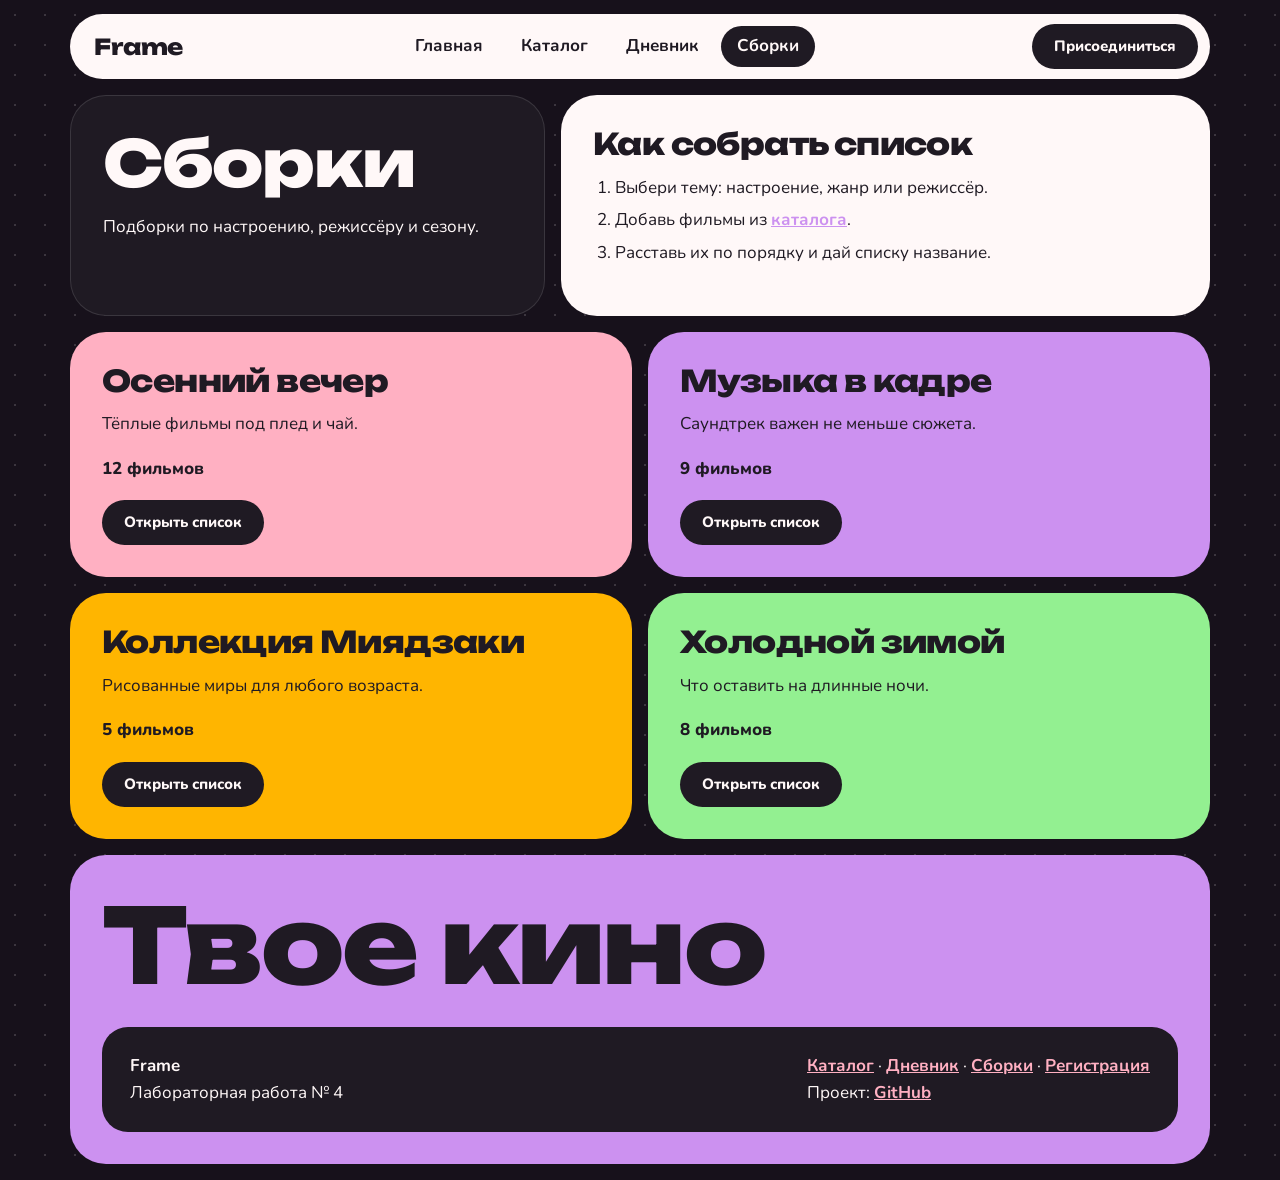
<file: lab4/html/lists.html>
<!DOCTYPE html>
<html lang="ru">
<head>
  <meta charset="UTF-8">
  <title>Сборки</title>
  <link rel="preconnect" href="https://fonts.googleapis.com">
  <link rel="preconnect" href="https://fonts.gstatic.com" crossorigin>
  <link href="https://fonts.googleapis.com/css2?family=Nunito:wght@400;700;800&family=Unbounded:wght@500;800&display=swap&subset=cyrillic" rel="stylesheet">
  <link rel="stylesheet" href="../css/style.css">
</head>
<body>
<header class="header">
  <a class="header__logo" href="index.html">Frame</a>
  <nav class="header__nav nav">
    <a class="nav__link" href="index.html">Главная</a>
    <a class="nav__link" href="catalog.html">Каталог</a>
    <a class="nav__link" href="diary.html">Дневник</a>
    <a class="nav__link nav__link--active" href="lists.html" aria-current="page">Сборки</a>
  </nav>
  <a class="header__button button button--dark button--accent" href="signup.html">Присоединиться</a>
</header>
<main class="shelf">
  <section class="tile tile--dark shelf__item shelf__item--narrow">
    <h1 class="tile__title tile__title--page">Сборки</h1>
    <p class="tile__lead">Подборки по настроению, режиссёру и сезону.</p>
  </section>
  <section class="tile tile--light shelf__item shelf__item--wide">
    <h2 class="tile__title">Как собрать список</h2>
    <ol class="tile__list">
      <li class="tile__list-item">Выбери тему: настроение, жанр или режиссёр.</li>
      <li class="tile__list-item">Добавь фильмы из <a href="catalog.html">каталога</a>.</li>
      <li class="tile__list-item">Расставь их по порядку и дай списку название.</li>
    </ol>
  </section>
  <section class="tile tile--pink shelf__item shelf__item--half">
    <h2 class="tile__title">Осенний вечер</h2>
    <p class="tile__text">Тёплые фильмы под плед и чай.</p>
    <p class="tile__note">12 фильмов</p>
    <a class="button button--dark" href="catalog.html">Открыть список</a>
  </section>
  <section class="tile tile--purple shelf__item shelf__item--half">
    <h2 class="tile__title">Музыка в кадре</h2>
    <p class="tile__text">Саундтрек важен не меньше сюжета.</p>
    <p class="tile__note">9 фильмов</p>
    <a class="button button--dark" href="catalog.html">Открыть список</a>
  </section>
  <section class="tile tile--yellow shelf__item shelf__item--half">
    <h2 class="tile__title">Коллекция Миядзаки</h2>
    <p class="tile__text">Рисованные миры для любого возраста.</p>
    <p class="tile__note">5 фильмов</p>
    <a class="button button--dark" href="catalog.html">Открыть список</a>
  </section>
  <section class="tile tile--green shelf__item shelf__item--half">
    <h2 class="tile__title">Холодной зимой</h2>
    <p class="tile__text">Что оставить на длинные ночи.</p>
    <p class="tile__note">8 фильмов</p>
    <a class="button button--dark" href="catalog.html">Открыть список</a>
  </section>
</main>
<footer class="footer">
  <h2 class="footer__title">Твое кино</h2>
  <div class="footer__panel">
    <p class="footer__text">
      <b>Frame</b>
      <br>
      Лабораторная работа № 4
    </p>
    <p class="footer__text">
      <a class="footer__link" href="catalog.html">Каталог</a>
      ·
      <a class="footer__link" href="diary.html">Дневник</a>
      ·
      <a class="footer__link" href="lists.html">Сборки</a>
      ·
      <a class="footer__link" href="signup.html">Регистрация</a>
      <br>
      Проект:
      <a class="footer__link" href="https://github.com/StephanieMalakovich/web6402-malakovich_sv">GitHub</a>
    </p>
  </div>
</footer>
</body>
</html>
</file>
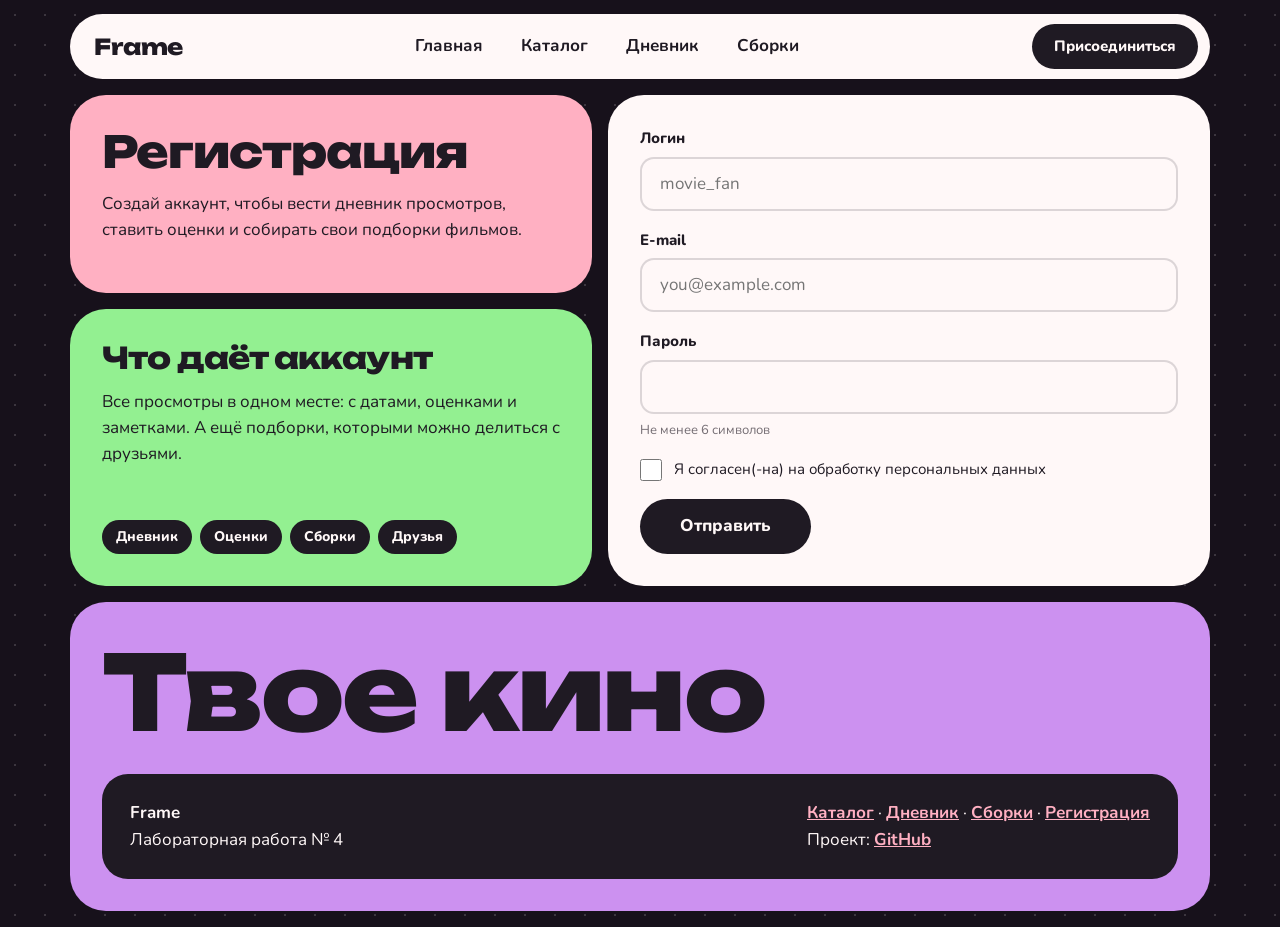
<file: lab4/html/signup.html>
<!DOCTYPE html>
<html lang="ru">
<head>
  <meta charset="UTF-8">
  <title>Регистрация</title>
  <link rel="preconnect" href="https://fonts.googleapis.com">
  <link rel="preconnect" href="https://fonts.gstatic.com" crossorigin>
  <link href="https://fonts.googleapis.com/css2?family=Nunito:wght@400;700;800&family=Unbounded:wght@500;800&display=swap&subset=cyrillic" rel="stylesheet">
  <link rel="stylesheet" href="../css/style.css">
</head>
<body>
<header class="header">
  <a class="header__logo" href="index.html">Frame</a>
  <nav class="header__nav nav">
    <a class="nav__link" href="index.html">Главная</a>
    <a class="nav__link" href="catalog.html">Каталог</a>
    <a class="nav__link" href="diary.html">Дневник</a>
    <a class="nav__link" href="lists.html">Сборки</a>
  </nav>
  <a class="header__button button button--dark button--accent" href="signup.html">Присоединиться</a>
</header>
<main class="auth">
  <div class="auth__aside">
    <section class="tile tile--pink auth__intro">
      <h1 class="tile__title auth__title">Регистрация</h1>
      <p class="tile__text">Создай аккаунт, чтобы вести дневник просмотров, ставить оценки и собирать свои подборки фильмов.</p>
    </section>
    <section class="tile tile--green auth__perks-tile">
      <div>
        <h2 class="tile__title">Что даёт аккаунт</h2>
        <p class="tile__text">Все просмотры в одном месте: с датами, оценками и заметками. А ещё подборки, которыми можно делиться с друзьями.</p>
      </div>
      <ul class="auth__perks">
        <li class="auth__perk">Дневник</li>
        <li class="auth__perk">Оценки</li>
        <li class="auth__perk">Сборки</li>
        <li class="auth__perk">Друзья</li>
      </ul>
    </section>
  </div>

  <section class="tile tile--light auth__card">
    <form class="form" id="signup-form" action="#" method="post">
      <div class="form__field">
        <label class="form__label" for="login">Логин</label>
        <input class="form__input" type="text" id="login" name="login" required minlength="3" maxlength="20"
               placeholder="movie_fan" autocomplete="username">
      </div>

      <div class="form__field">
        <label class="form__label" for="email">E-mail</label>
        <input class="form__input" type="email" id="email" name="email" required placeholder="you@example.com" autocomplete="email">
      </div>

      <div class="form__field">
        <label class="form__label" for="password">Пароль</label>
        <input class="form__input" type="password" id="password" name="password" required minlength="6" autocomplete="new-password">
        <p class="form__hint">Не менее 6 символов</p>
      </div>

      <label class="form__checkbox">
        <input class="form__checkbox-input" type="checkbox" id="agreement" name="agreement" required>
        <span>Я согласен(-на) на обработку персональных данных</span>
      </label>

      <div class="form__footer">
        <button class="form__submit button button--dark button--accent button--big" type="submit">Отправить</button>
      </div>
    </form>
  </section>
</main>
<footer class="footer">
  <h2 class="footer__title">Твое кино</h2>
  <div class="footer__panel">
    <p class="footer__text">
      <b>Frame</b>
      <br>
      Лабораторная работа № 4
    </p>
    <p class="footer__text">
      <a class="footer__link" href="catalog.html">Каталог</a>
      ·
      <a class="footer__link" href="diary.html">Дневник</a>
      ·
      <a class="footer__link" href="lists.html">Сборки</a>
      ·
      <a class="footer__link" href="signup.html">Регистрация</a>
      <br>
      Проект:
      <a class="footer__link" href="https://github.com/StephanieMalakovich/web6402-malakovich_sv">GitHub</a>
    </p>
  </div>
</footer>
<script src="../js/signup.js"></script>
</body>
</html>
</file>
<file: lab2/css/style.css>
:root {
  --black-light: #1F1A23;
  --black-dark: #17111B;
  --white: #FFF8F8;
  --purple: #CC91F0;
  --pink: #FFB0C2;
  --green: #93F091;
  --yellow: #FFB500;
}

* {
  box-sizing: border-box;
}

html {
  scroll-behavior: smooth;
}

body {
  margin: 0;
  padding-bottom: 16px;
  color: var(--white);
  font: 17px/1.55 Nunito, "Helvetica Neue", Arial, sans-serif;
  background-color: var(--black-dark);
  background-image: radial-gradient(color-mix(in srgb, var(--white) 16%, transparent) 1.5px, transparent 1.5px);
  background-size: 30px 30px;
}

h1,
h2,
h3,
.logo,
.footer-title,
.numbers b {
  font-family: Unbounded, "Arial Rounded MT Bold", Arial, sans-serif;
  font-weight: 800;
  line-height: 1.12;
  letter-spacing: -.02em;
  margin: 0 0 14px;
}

a {
  color: var(--purple);
  font-weight: 700;
}

.topbar,
main,
.footer {
  width: min(1140px, calc(100% - 32px));
  margin-left: auto;
  margin-right: auto;
}

.topbar {
  margin-top: 14px;
  margin-bottom: 16px;
  padding: 10px 12px 10px 24px;
  background: var(--white);
  color: var(--black-light);
  border-radius: 99px;
  display: flex;
  align-items: center;
  justify-content: space-between;
  gap: 16px;
  flex-wrap: wrap;
  position: sticky;
  top: 10px;
  z-index: 5;
}

.logo {
  color: var(--black-light);
  text-decoration: none;
  font-size: 22px;
  display: flex;
  align-items: center;
  gap: 10px;
  margin: 0;
}

nav {
  display: flex;
  gap: 6px;
  flex-wrap: wrap;
}

nav a {
  color: var(--black-light);
  text-decoration: none;
  padding: 7px 16px;
  border-radius: 99px;
}

nav a:hover {
  background: var(--pink);
}

nav a.active {
  background: var(--black-light);
  color: var(--white);
}

.link-button {
  display: inline-block;
  padding: 11px 22px;
  border-radius: 99px;
  text-decoration: none;
  font-weight: 800;
  font-size: 15px;
}

.link-button.dark {
  background: var(--black-light);
  color: var(--white);
}

.link-button.dark:hover {
  background: var(--white);
  color: var(--black-light);
}

.link-button.light {
  background: var(--white);
  color: var(--black-light);
}

.link-button.light:hover {
  background: var(--pink);
  color: var(--black-light);
}

.topbar .link-button.dark {
  background: var(--black-light);
  color: var(--white);
}

.topbar .link-button.dark:hover {
  background: var(--pink);
  color: var(--black-light);
}

main {
  display: grid;
  grid-template-columns: repeat(12, 1fr);
  gap: 16px;
}

.tile {
  border-radius: 36px;
  padding: 32px;
  position: relative;
  overflow: hidden;
}

.tile h1 {
  font-size: clamp(34px, 5.5vw, 64px);
}

.tile h2 {
  font-size: clamp(22px, 2.6vw, 30px);
}

.tile p {
  margin: 0 0 18px;
}

.columns-3 {
  grid-column: span 3;
}

.columns-4 {
  grid-column: span 4;
}

.columns-5 {
  grid-column: span 5;
}

.columns-6 {
  grid-column: span 6;
}

.columns-7 {
  grid-column: span 7;
}

.columns-8 {
  grid-column: span 8;
}

.columns-12 {
  grid-column: span 12;
}

.rows-2 {
  grid-row: span 2;
}

.rows-3 {
  grid-row: span 3;
}

.tile-light {
  background: var(--white);
  color: var(--black-light);
}

.tile-dark {
  background: var(--black-light);
  color: var(--white);
  border: 1px solid color-mix(in srgb, var(--white) 12%, transparent);
}

.tile-purple {
  background: var(--purple);
  color: var(--black-light);
}

.tile-pink {
  background: var(--pink);
  color: var(--black-light);
}

.tile-green {
  background: var(--green);
  color: var(--black-light);
}

.tile-yellow {
  background: var(--yellow);
  color: var(--black-light);
}

.hero {
  text-align: center;
  padding: 90px 40px;
  display: flex;
  flex-direction: column;
  align-items: center;
  justify-content: center;
}

.hero h1 {
  font-size: clamp(40px, 6.6vw, 82px);
  margin-bottom: 22px;
}

.lead {
  max-width: 560px;
}

.hero .lead {
  margin-bottom: 26px;
}

.numbers {
  display: grid;
  grid-template-columns: 1fr 1fr;
  gap: 20px;
}

.numbers b {
  display: block;
  font-size: 22px;
  margin-bottom: 2px;
}

.numbers small {
  font-weight: 700;
}

.film-card {
  padding: 12px 12px 16px;
}

.film-card img {
  width: 100%;
  display: block;
  border-radius: 24px;
  margin-bottom: 12px;
}

.film-card h3 {
  font-size: 14px;
  margin: 0 8px 6px;
}

.film-card p {
  margin: 0 8px;
  font-size: 15px;
  color: var(--black-light);
}

.film-card:hover {
  outline: 4px solid var(--purple);
  outline-offset: -4px;
}

.table-wrapper {
  border-radius: 26px;
  overflow: hidden;
  background: var(--black-light);
  color: var(--white);
}

table {
  width: 100%;
  border-collapse: collapse;
}

th,
td {
  padding: 14px 24px;
}

th {
  background: var(--black-dark);
  color: var(--pink);
  font-size: 14px;
}

tbody tr:nth-child(even) {
  background: var(--black-light);
}

tbody tr:hover {
  background: var(--pink);
  color: var(--black-light);
}

tfoot td {
  background: var(--black-dark);
  color: var(--green);
  font-weight: 800;
}

td[colspan] {
  font-style: italic;
}

.align-left {
  text-align: left;
}

.align-center {
  text-align: center;
}

.align-right {
  text-align: right;
}

td.align-center {
  color: var(--yellow);
  letter-spacing: 2px;
}

.mini-poster {
  width: 28px;
  height: 42px;
  object-fit: cover;
  border-radius: 6px;
  vertical-align: middle;
  margin-right: 12px;
}

.tile small {
  font-weight: 800;
}

ol {
  margin: 0;
  padding-left: 22px;
}

li {
  margin-bottom: 6px;
}

.footer {
  background: var(--purple);
  color: var(--black-light);
  border-radius: 36px;
  padding: 32px;
  margin-top: 16px;
  margin-bottom: 0;
}

.footer-title {
  font-size: clamp(36px, 8.5vw, 104px);
  margin-bottom: 24px;
}

.footer-panel {
  background: var(--black-light);
  color: var(--white);
  border-radius: 26px;
  padding: 26px 28px;
  display: flex;
  justify-content: space-between;
  gap: 24px;
  flex-wrap: wrap;
}

.footer-panel a {
  color: var(--pink);
}

.footer-panel p {
  margin: 0;
}

a:focus-visible {
  outline: 3px solid var(--yellow);
  outline-offset: 2px;
}

#diary {
  font-size: 16px;
}

.tile-gradient {
  color: var(--black-light);
  background: linear-gradient(var(--green), var(--purple), var(--green));
}

.pill-button {
  font: inherit;
  font-weight: 800;
  border: 0;
  border-radius: 99px;
  padding: 9px 20px;
  background: var(--white);
  color: var(--black-light);
  cursor: pointer;
}

.pill-button:hover {
  background: var(--pink);
}

.pill-button.dark {
  background: var(--black-light);
  color: var(--white);
}

.pill-button.dark:hover {
  background: var(--pink);
  color: var(--black-light);
}

.pill-button.light {
  background: var(--white);
}

ul {
  margin: 0 0 18px;
  padding-left: 22px;
}

tbody tr:hover td.align-center {
  color: var(--black-light);
}

.pill-button.light:hover {
  background: var(--pink);
}

.load-more {
  grid-column: span 12;
  text-align: center;
}

.load-more .pill-button {
  padding: 14px 40px;
  font-size: 17px;
}

.numbers.single-column {
  grid-template-columns: 1fr;
  margin-bottom: 12px;
}

.numbers.single-column b {
  font-size: clamp(34px, 4vw, 48px);
}
</file>
<file: lab4/css/style.css>
:root {
  --black-light: #1F1A23;
  --black-dark: #17111B;
  --white: #FFF8F8;
  --purple: #CC91F0;
  --pink: #FFB0C2;
  --green: #93F091;
  --yellow: #FFB500;
  --red: #FF5C7A;
  --transparent: transparent;

  --white-12: color-mix(in srgb, var(--white) 12%, var(--transparent));
  --white-16: color-mix(in srgb, var(--white) 16%, var(--transparent));
  --white-70: color-mix(in srgb, var(--white) 70%, var(--transparent));
  --black-15: color-mix(in srgb, var(--black-dark) 15%, var(--transparent));
  --black-60: color-mix(in srgb, var(--black-dark) 60%, var(--transparent));
  --white-6: color-mix(in srgb, var(--white) 6%, var(--transparent));

  --film-light: #2A2227;
  --film: #17111B;
  --film-dark: #0E0A0D;
  --film-hole-light: color-mix(in srgb, var(--white) 85%, var(--film-light));
  --film-hole: color-mix(in srgb, var(--white) 68%, var(--film-light));
  --film-hole-shade: color-mix(in srgb, var(--white) 32%, var(--film-dark));
  --black-40: color-mix(in srgb, var(--black-dark) 40%, var(--transparent));

  --page-bg: var(--black-dark);
  --page-text: var(--white);
  --accent: var(--purple);
  --focus: var(--yellow);
  --error: var(--red);

  --radius-l: 36px;
  --radius-m: 26px;
  --radius-s: 14px;
  --gap: 16px;
}


* {
  box-sizing: border-box;
}

html {
  scroll-behavior: smooth;
}

body {
  margin: 0;
  padding-bottom: 16px;
  color: var(--page-text);
  font: 17px/1.55 Nunito, "Helvetica Neue", Arial, sans-serif;
  background-color: var(--page-bg);
  background-image: radial-gradient(var(--white-16) 1.5px, var(--transparent) 1.5px);
  background-size: 30px 30px;
}

h1,
h2,
h3 {
  font-family: Unbounded, "Arial Rounded MT Bold", Arial, sans-serif;
  font-weight: 800;
  line-height: 1.12;
  letter-spacing: -.02em;
  margin: 0 0 14px;
}

a {
  color: var(--accent);
  font-weight: 700;
}

a:focus-visible,
button:focus-visible {
  outline: 3px solid var(--focus);
  outline-offset: 2px;
}

.header {
  width: min(1140px, calc(100% - 32px));
  margin: 14px auto 16px;
  padding: 10px 12px 10px 24px;
  background: var(--white);
  color: var(--black-light);
  border-radius: 99px;
  display: flex;
  align-items: center;
  justify-content: space-between;
  gap: 16px;
  flex-wrap: wrap;
  position: sticky;
  top: 10px;
  z-index: 5;
}

.header__logo {
  font-family: Unbounded, "Arial Rounded MT Bold", Arial, sans-serif;
  font-weight: 800;
  font-size: 22px;
  letter-spacing: -.02em;
  color: var(--black-light);
  text-decoration: none;
}


.nav {
  display: flex;
  gap: 6px;
  flex-wrap: wrap;
}

.nav__link {
  color: var(--black-light);
  text-decoration: none;
  padding: 7px 16px;
  border-radius: 99px;
}

.nav__link:hover {
  background: var(--pink);
}

.nav__link--active,
.nav__link--active:hover {
  background: var(--black-light);
  color: var(--white);
}

.button {
  display: inline-block;
  padding: 11px 22px;
  border: 0;
  border-radius: 99px;
  font: inherit;
  font-size: 15px;
  font-weight: 800;
  text-decoration: none;
  cursor: pointer;
  transition: background-color .2s, color .2s, transform .2s;
}

.button:active {
  transform: scale(.97);
}

.button--dark {
  background: var(--black-light);
  color: var(--white);
}

.button--dark:hover {
  background: var(--white);
  color: var(--black-light);
}

.button--accent:hover {
  background: var(--pink);
  color: var(--black-light);
}

.button--light {
  background: var(--white);
  color: var(--black-light);
}

.button--light:hover {
  background: var(--pink);
}

.button--big {
  padding: 14px 40px;
  font-size: 17px;
}

.button:disabled {
  pointer-events: none;
}

.grid {
  width: min(1140px, calc(100% - 32px));
  margin: 0 auto;
  display: grid;
  grid-template-columns: repeat(12, 1fr);
  gap: var(--gap);
}

.grid__item--span-3 { grid-column: span 3; }
.grid__item--span-4 { grid-column: span 4; }
.grid__item--span-5 { grid-column: span 5; }
.grid__item--span-6 { grid-column: span 6; }
.grid__item--span-7 { grid-column: span 7; }
.grid__item--span-8 { grid-column: span 8; }
.grid__item--span-12 { grid-column: span 12; }
.grid__item--rows-2 { grid-row: span 2; }
.grid__item--rows-3 { grid-row: span 3; }

.grid__item--center {
  text-align: center;
}

.shelf {
  width: min(1140px, calc(100% - 32px));
  margin: 0 auto;
  display: flex;
  flex-wrap: wrap;
  gap: var(--gap);
}

.shelf__item--narrow {
  flex: 5 1 340px;
}

.shelf__item--wide {
  flex: 7 1 460px;
}

.shelf__item--half {
  flex: 1 1 calc(50% - var(--gap));
  min-width: 300px;
  display: flex;
  flex-direction: column;
  align-items: flex-start;
}

.shelf__item--half .button {
  margin-top: auto;
}


.tile {
  border-radius: var(--radius-l);
  padding: 32px;
  position: relative;
  overflow: hidden;
}

.tile__title {
  font-size: clamp(22px, 2.6vw, 30px);
}

.tile__title--page {
  font-size: clamp(34px, 5.5vw, 64px);
}

.tile__text {
  margin: 0 0 18px;
}

.tile__lead {
  max-width: 560px;
  margin: 0 0 18px;
}

.tile__note {
  font-weight: 800;
  margin: 0 0 18px;
}

.tile__list {
  margin: 0 0 18px;
  padding-left: 22px;
}

.tile__list-item {
  margin-bottom: 6px;
}

.tile--light {
  background: var(--white);
  color: var(--black-light);
}

.tile--dark {
  background: var(--black-light);
  color: var(--white);
  border: 1px solid var(--white-12);
}

.tile--purple {
  background: var(--purple);
  color: var(--black-light);
}

.tile--pink {
  background: var(--pink);
  color: var(--black-light);
}

.tile--green {
  background: var(--green);
  color: var(--black-light);
}

.tile--yellow {
  background: var(--yellow);
  color: var(--black-light);
}

.tile--gradient {
  background: linear-gradient(var(--green), var(--purple), var(--green));
  color: var(--black-light);
}

.tile--hero {
  text-align: center;
  padding: 90px 40px;
  display: flex;
  flex-direction: column;
  align-items: center;
  justify-content: center;
}

.tile--hero .tile__title {
  font-size: clamp(40px, 6.6vw, 82px);
  margin-bottom: 22px;
}

.tile--hero .tile__lead {
  margin-bottom: 26px;
}

.stats {
  display: grid;
  grid-template-columns: 1fr 1fr;
  gap: 20px;
}

.stats__value {
  display: block;
  font-family: Unbounded, "Arial Rounded MT Bold", Arial, sans-serif;
  font-weight: 800;
  font-size: 22px;
  letter-spacing: -.02em;
  margin-bottom: 2px;
}

.stats__label {
  font-weight: 700;
}

.stats--single {
  grid-template-columns: 1fr;
  margin-bottom: 12px;
}

.stats--single .stats__value {
  font-size: clamp(34px, 4vw, 48px);
}

.film-card {
  padding: 12px 12px 16px;
  transition: transform .25s;
}

.film-card:hover {
  outline: 4px solid var(--purple);
  outline-offset: -4px;
  transform: translateY(-4px);
}

.film-card__poster {
  width: 100%;
  display: block;
  border-radius: 24px;
  margin-bottom: 12px;
}

.film-card__title {
  font-size: 14px;
  margin: 0 8px 6px;
}

.film-card__meta {
  margin: 0 8px;
  font-size: 15px;
}

.data-table {
  border-radius: var(--radius-m);
  overflow: hidden;
  background: var(--black-light);
  color: var(--white);
}

.data-table__table {
  width: 100%;
  border-collapse: collapse;
}

.data-table--compact {
  font-size: 16px;
}

.data-table__th,
.data-table__td {
  padding: 14px 24px;
}

.data-table__th {
  background: var(--black-dark);
  color: var(--pink);
  font-size: 14px;
}

.data-table__row:nth-child(even) {
  background: var(--black-light);
}

.data-table__row:hover {
  background: var(--pink);
  color: var(--black-light);
}

.data-table__th--left,
.data-table__td--left { text-align: left; }

.data-table__th--center,
.data-table__td--center { text-align: center; }

.data-table__th--right,
.data-table__td--right { text-align: right; }

.data-table__td--rating {
  color: var(--yellow);
  letter-spacing: 2px;
}

.data-table__row:hover .data-table__td--rating {
  color: var(--black-light);
}

.data-table__td--total {
  background: var(--black-dark);
  color: var(--green);
  font-weight: 800;
}

.data-table__td--caption {
  font-style: italic;
}

.data-table__poster {
  width: 28px;
  height: 42px;
  object-fit: cover;
  border-radius: 6px;
  vertical-align: middle;
  margin-right: 12px;
}

.filmstrip {
  padding: 32px 0 20px;
}

.filmstrip__header {
  display: flex;
  justify-content: space-between;
  align-items: baseline;
  flex-wrap: wrap;
  gap: 8px 24px;
  padding: 0 32px;
}

.filmstrip__hint {
  margin: 0 0 14px;
  color: var(--white-70);
}

.filmstrip__viewport {
  position: relative;
  overflow: hidden;
  padding: 18px 0 34px;
  mask-image: linear-gradient(90deg, var(--transparent), var(--black-dark) 9%, var(--black-dark) 91%, var(--transparent));
}

.filmstrip__viewport::after {
  content: "";
  position: absolute;
  inset: 18px 0 34px;
  background: linear-gradient(180deg,
    var(--transparent) 18%,
    var(--white-6) 30%,
    var(--transparent) 42%,
    var(--transparent) 80%,
    var(--white-6) 87%,
    var(--transparent) 94%);
  pointer-events: none;
}

.filmstrip__track {
  display: flex;
  width: max-content;
  margin: 0;
  padding: 0;
  list-style: none;
  filter: drop-shadow(0 14px 22px var(--black-40));
  animation: filmstrip-run 40s linear infinite;
}

.filmstrip__viewport:hover .filmstrip__track {
  animation-play-state: paused;
}

.filmstrip__frame {
  position: relative;
  flex: 0 0 auto;
  width: 156px;
  padding: 32px 13px;
  background: linear-gradient(180deg,
    var(--film-light) 0%,
    var(--film) 14%,
    var(--film-dark) 40%,
    var(--film-dark) 60%,
    var(--film) 86%,
    var(--film-light) 100%);
}

.filmstrip__frame::before,
.filmstrip__frame::after {
  content: "";
  position: absolute;
  left: 0;
  width: 100%;
  height: 10px;
  background:
    radial-gradient(ellipse 8px 7px at 50% 50%, var(--transparent) 40%, var(--film-hole-shade) 100%) 0 0 / 26px 100% repeat-x,
    linear-gradient(180deg, var(--film-hole-shade) 0%, var(--film-hole) 45%, var(--film-hole-light) 70%, var(--film-hole) 100%);
  --hole: var(--black-dark);
  --no-hole: var(--transparent);
  -webkit-mask: var(--hole-mask);
  mask: var(--hole-mask);
  --hole-mask:
    linear-gradient(90deg, var(--no-hole) 7px, var(--hole) 7px 19px, var(--no-hole) 19px) 0 3px / 26px 4px repeat-x,
    linear-gradient(90deg, var(--no-hole) 10px, var(--hole) 10px 16px, var(--no-hole) 16px) 0 0 / 26px 100% repeat-x,
    radial-gradient(circle 3px at 10px 3px, var(--hole) 95%, var(--no-hole)) 0 0 / 26px 100% repeat-x,
    radial-gradient(circle 3px at 16px 3px, var(--hole) 95%, var(--no-hole)) 0 0 / 26px 100% repeat-x,
    radial-gradient(circle 3px at 10px 7px, var(--hole) 95%, var(--no-hole)) 0 0 / 26px 100% repeat-x,
    radial-gradient(circle 3px at 16px 7px, var(--hole) 95%, var(--no-hole)) 0 0 / 26px 100% repeat-x;
}

.filmstrip__frame::before {
  top: 11px;
}

.filmstrip__frame::after {
  bottom: 11px;
}

.filmstrip__poster {
  display: block;
  width: 130px;
  height: 194px;
  object-fit: cover;
  border-radius: 5px;
  box-shadow:
    0 0 0 1px var(--film-dark),
    0 4px 10px var(--black-40);
  outline: 3px solid var(--transparent);
  outline-offset: 3px;
  transition: filter .35s, transform .35s, outline-color .35s;
}

.filmstrip__frame:nth-child(odd) .filmstrip__poster {
  transform: rotate(-1.5deg);
}

.filmstrip__frame:nth-child(even) .filmstrip__poster {
  transform: rotate(1.5deg);
}

.filmstrip__frame:hover .filmstrip__poster {
  filter: brightness(1.04);
  transform: scale(1.05) rotate(0);
  outline-color: var(--purple);
}

@keyframes filmstrip-run {
  from {
    transform: translateX(0);
  }

  to {
    transform: translateX(-50%);
  }
}

.auth {
  width: min(1140px, calc(100% - 32px));
  margin: 0 auto;
  display: flex;
  flex-wrap: wrap;
  align-items: stretch;
  gap: var(--gap);
}

.auth__aside {
  flex: 1 1 380px;
  display: flex;
  flex-direction: column;
  gap: var(--gap);
}

.auth__perks-tile {
  flex-grow: 1;
  display: flex;
  flex-direction: column;
  justify-content: space-between;
}

.auth__title {
  font-size: 44px;
}

.auth__perks {
  margin: 0;
  display: flex;
  flex-wrap: wrap;
  gap: 8px;
  padding: 0;
  list-style: none;
}

.auth__perk {
  padding: 6px 14px;
  border-radius: 99px;
  background: var(--black-light);
  color: var(--white);
  font-size: 14px;
  font-weight: 800;
}

.auth__card {
  flex: 1 1 460px;
}

.form {
  display: flex;
  flex-direction: column;
  gap: 18px;
}

.form__field {
  display: flex;
  flex-direction: column;
  gap: 6px;
}

.form__label {
  font-weight: 800;
  font-size: 15px;
}

.form__input {
  width: 100%;
  min-width: 0;
  font: inherit;
  padding: 12px 18px;
  border: 2px solid var(--black-15);
  border-radius: var(--radius-s);
  background: var(--white);
  color: var(--black-light);
  transition: border-color .2s, box-shadow .2s;
}

.form__input:focus {
  outline: none;
  border-color: var(--purple);
  box-shadow: 0 0 0 4px var(--black-15);
}

.form__input:user-invalid {
  border-color: var(--error);
}

.form__hint {
  font-size: 13px;
  color: var(--black-60);
  margin: 0;
}

.form__checkbox {
  display: flex;
  align-items: flex-start;
  gap: 12px;
  cursor: pointer;
  font-size: 15px;
}

.form__checkbox-input {
  width: 22px;
  height: 22px;
  margin: 1px 0 0;
  flex: 0 0 auto;
  accent-color: var(--purple);
  cursor: pointer;
}

.form__footer {
  display: flex;
  align-items: center;
  flex-wrap: wrap;
  gap: 16px;
}

.footer {
  width: min(1140px, calc(100% - 32px));
  margin: 16px auto 0;
  background: var(--purple);
  color: var(--black-light);
  border-radius: var(--radius-l);
  padding: 32px;
}

.footer__title {
  font-size: clamp(36px, 8.5vw, 104px);
  margin-bottom: 24px;
}

.footer__panel {
  background: var(--black-light);
  color: var(--white);
  border-radius: var(--radius-m);
  padding: 26px 28px;
  display: flex;
  justify-content: space-between;
  gap: 24px;
  flex-wrap: wrap;
}

.footer__text {
  margin: 0;
}

.footer__link {
  color: var(--pink);
}
</file>
